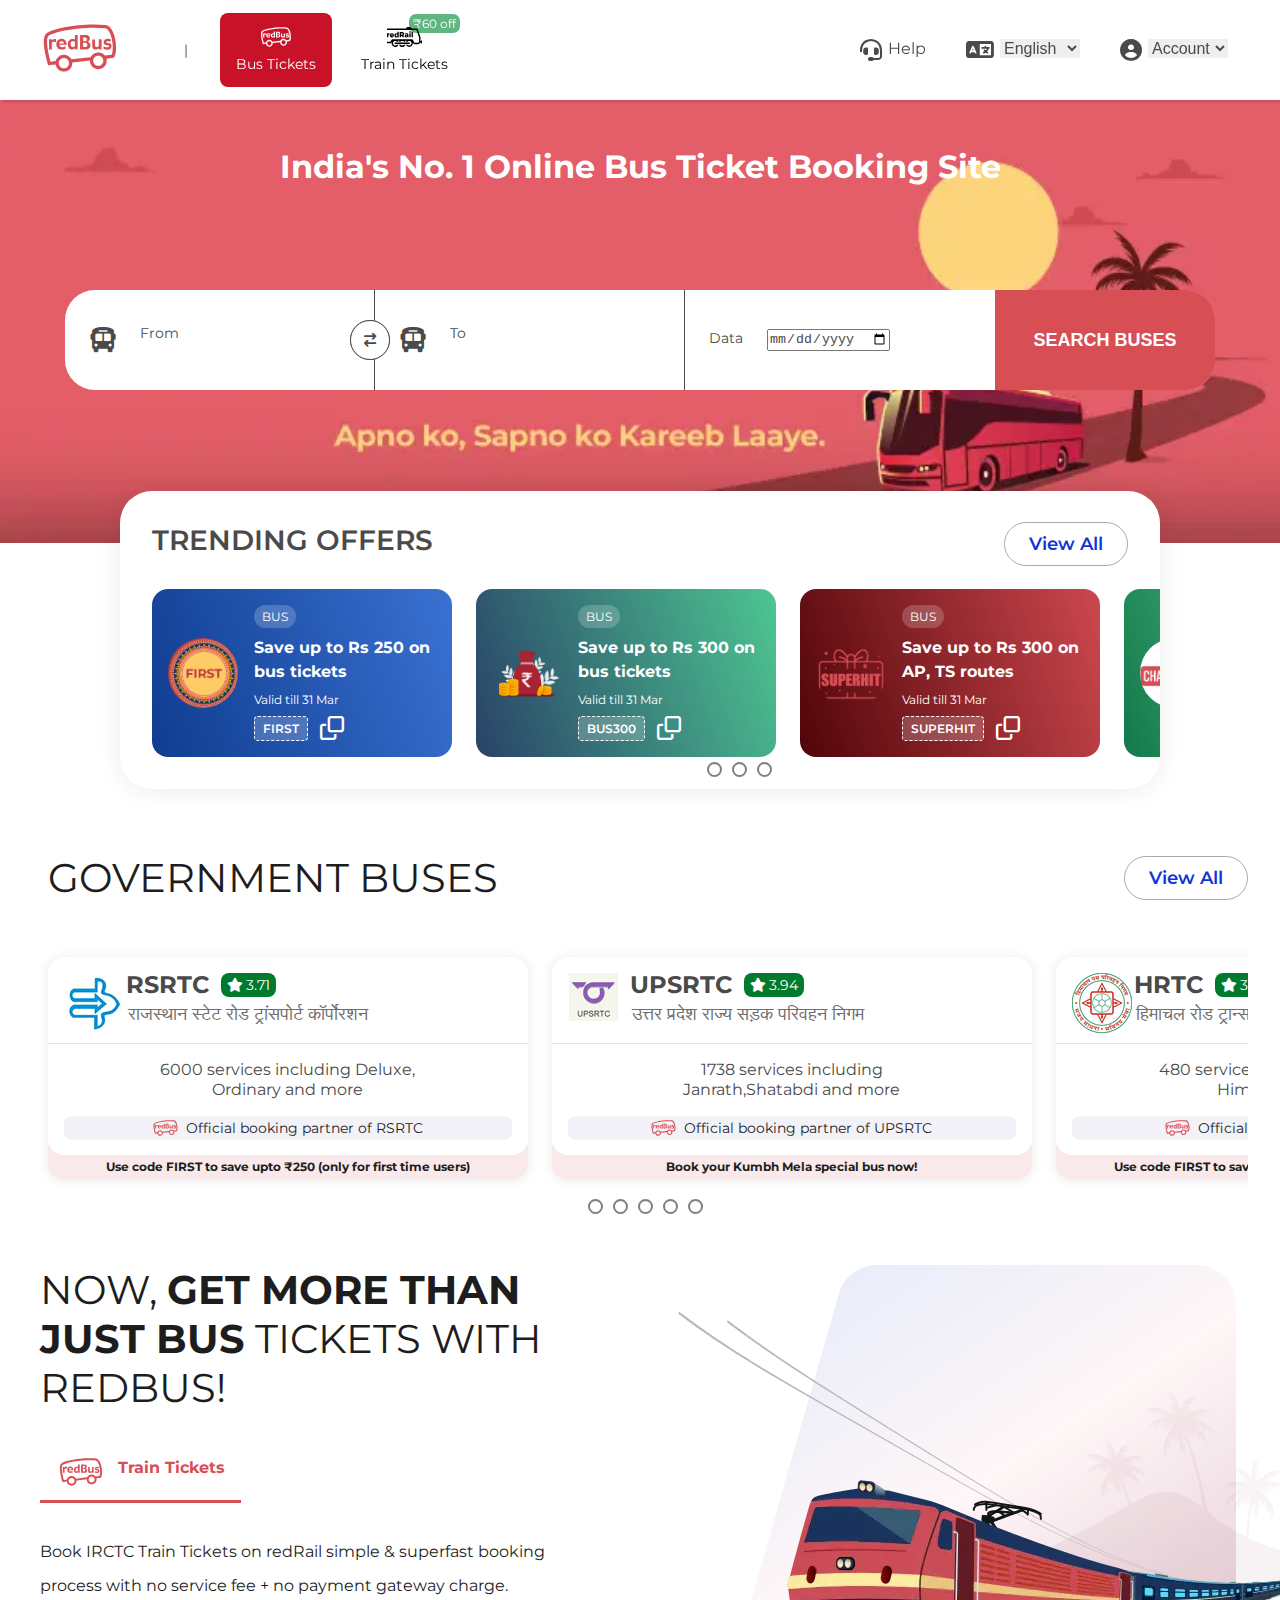
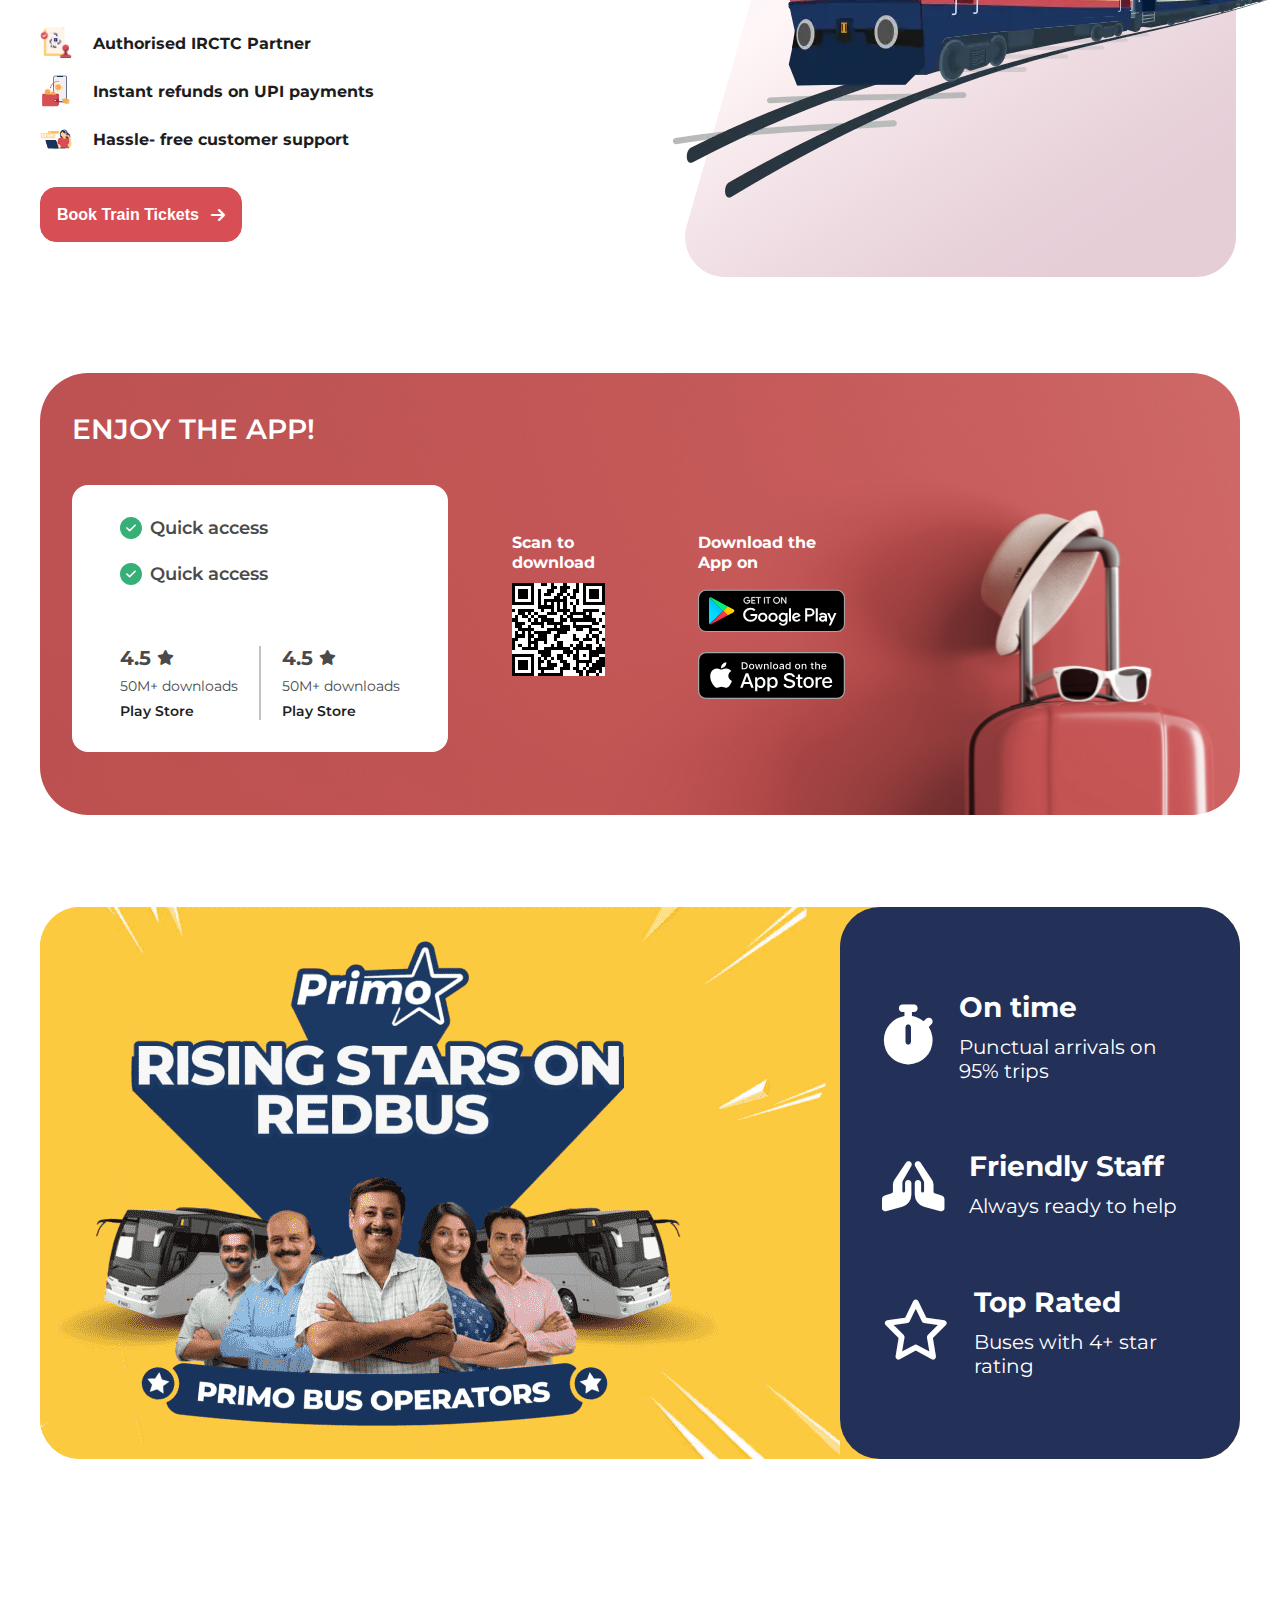
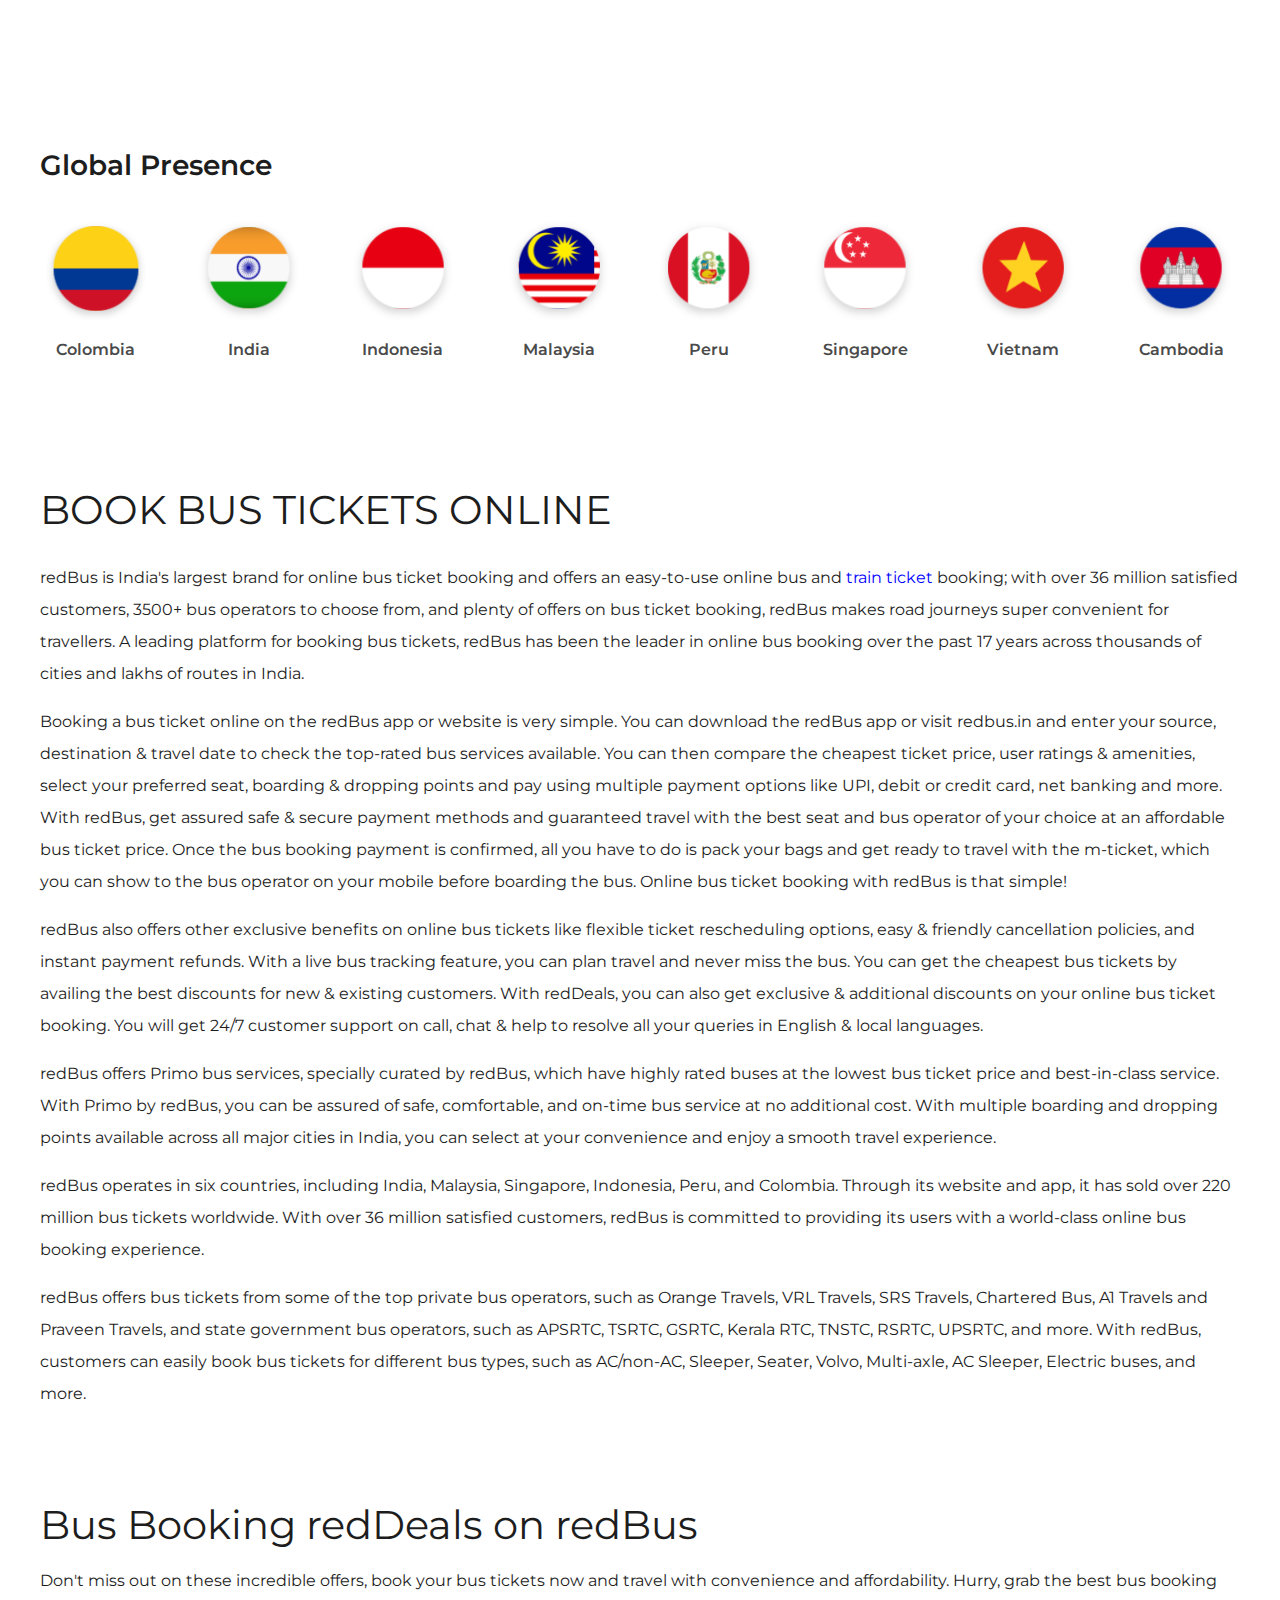
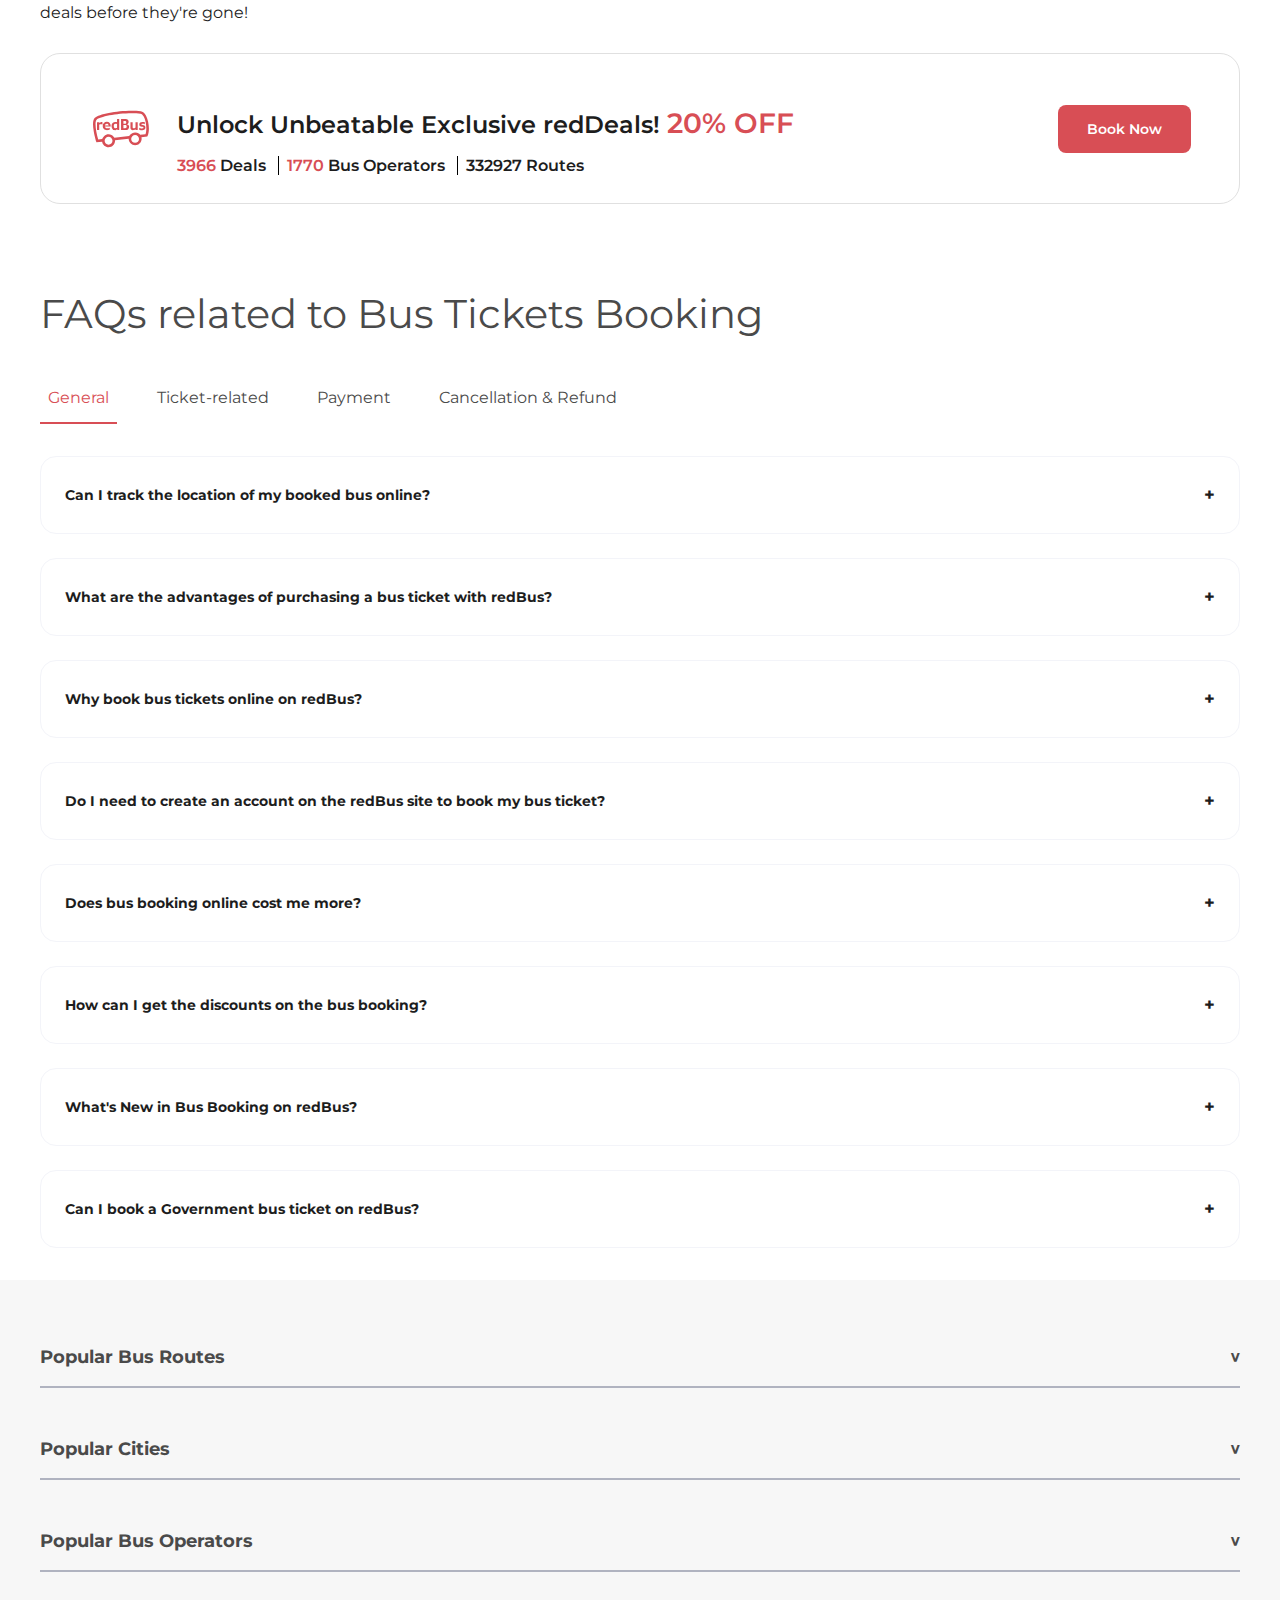
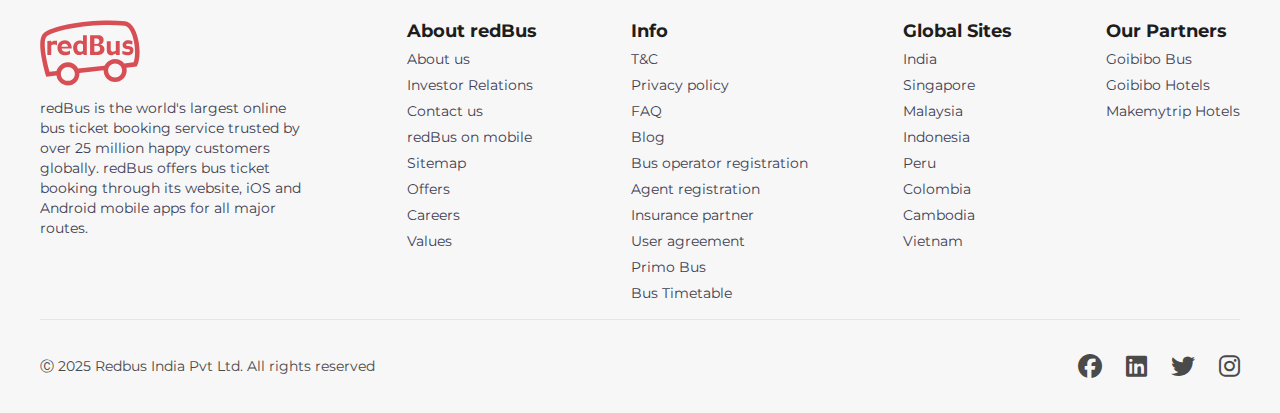
<file: index.html>
<!DOCTYPE html>
<html lang="en">
<head>
    <meta charset="UTF-8">
    <meta name="viewport" content="width=device-width, initial-scale=1.0">
    <title>Bus Ticket Booking Online at Cheapest Price with Top Bus Operators - redBus</title> 
    <link rel="icon" href="image/logo.svg">
    <link rel="stylesheet" href="css/style.css">
    <link href="https://fonts.googleapis.com/css2?family=Montserrat:ital,wght@0,100..900;1,100..900&display=swap" rel="stylesheet">
    <link rel="stylesheet" href="https://cdnjs.cloudflare.com/ajax/libs/font-awesome/6.7.2/css/all.min.css"  />
</head>
<body> 
    <header>
        <!-- header start -->
       
        <div class="header">
            <div class="logo">
                <a href="index.html">
                     <img src="image/logo.svg" alt="" width="80px" height="48px" >
                </a>
               
            </div> 

            <span style="margin: 0px 32px 0px 64px;">|</span> 
            <div class="redbus_ticket">
                <a href="index.html">
                    <img src="image/logo.svg" alt="" height="20px" width="30px" > 
                    <p>Bus Tickets</p> 
                </a>

            </div>
            <div class=" train_ticket">
                <a href="train.html"> 
                    <div class="off60">₹60 off</div>
                     <img src="image/redbuslogo.svg" alt="" class="train-img"> 
                     <p>Train Tickets</p>
                </a> 


            </div>
            <div class="header_last">
                <div class="help">
                    <i class="fa-solid fa-headset" class="icon"></i> 
                    <span>Help</span>
                </div>
                <div class="help">
                    <i class="fa-solid fa-language"></i>
                    <span>
                        <select name="" >
                            <option value="eng" selected>English</option>
                            <option value="hindi">हिंदी (Hindi)</option>
                            <option value="tamil">தமிழ் (Tamil)</option>
                        </select>
                    </span>
                </div>
                <div class="help">
                    <i class="fa-solid fa-circle-user"></i>
                    <span>
                        <select name="" >
                            <option selected >Account</option>
                            <option >Cancel Ticket</option>
                            <option >Change Travel Date</option>
                            <option >Show My Ticket</option>
                            <option >Email/SMS</option>
                            <option >Login/ Sign Up</option>
                        </select>
                    </span>
                </div>

            </div>

             <!-- header end -->


        </div>
    </header>
    <div class="search_bus">
        <div class="search_bus_img">
            <img src="image/Homepage-header-800.webp" alt=""  width="100%"> 
            <h1>India's No. 1 Online Bus Ticket Booking Site</h1> 
            <div class="searching_box">
                <div class="searching_box1">
                    <div class="searching_box_from">
                        <div style="font-size: 25px;">
                            <label for="from">
                                <i class="fa-solid fa-bus"></i>
                            </label>
                            
                        </div>
                        <div class="from">
                            <label for="from">From</label>
                            <input type="text" id="from">
                        </div>
                        <div class="left_right">
                            <i class="fa-solid fa-arrow-right-arrow-left"></i>
                        </div>
                    </div> 
                    <div class="searching_box_from">
                        <div style="font-size: 25px;">
                            <label for="to">
                                <i class="fa-solid fa-bus"></i>
                            </label>
                            
                        </div>
                        <div class="from">
                            <label for="to">To</label>
                            <input type="text" id="to">
                        </div>
                        <div class="left_right">
                            <i class="fa-solid fa-arrow-right-arrow-left"></i>
                        </div>
                    </div> 
                    <div class="data_box">

                        <div class="data">
                            <label for="data">Data</label>
                            <input type="date" id="data"> 
                        </div>
    
                    </div>
                    <div class="search_bus1">
                        <button>SEARCH BUSES</button>

                    </div>
                   
                </div>
            </div>
        </div>
        

    </div>
    <div class="trandin_offer"> 
        <div class="tranding_offers_inside">
            <div class="trandin_offer_text">
                <div>
                   <h2>TRENDING OFFERS</h2>
                </div>
                <div>
                    <a href=""> View All </a>
                </div>

            </div>

            <div class="slider-container">

                <input type="radio" name="slide" id="slider1">
                <input type="radio" name="slide" id="slider2">
                <input type="radio" name="slide" id="slider3">
               
                
            <div class="tranding_offer_slides ">
                <div class="tranding_offer_slides1 ">
                    <div class="tranding_offer_slides1_img">
                        <img src="image/tranding_offers1.png" alt="">
                    </div> 
                    <div class="tranding_offer_slides1_text">
                      <div >BUS</div>  
                      <div>Save up to Rs 250 on bus tickets</div>  
                      <div>Valid till  31 Mar</div> 
                      <div class="first" >
                        <div class="f1" >FIRST</div>
                        <div><i class="fa-regular fa-clone"></i></div>
                      </div>
                    </div>
                </div> 
                <div class="tranding_offer_slides1 tranding_two ">
                    <div class="tranding_offer_slides1_img">
                        <img src="image/tranding_offers2.png" alt="">
                    </div> 
                    <div class="tranding_offer_slides1_text">
                      <div >BUS</div>  
                      <div>Save up to Rs 300 on bus tickets</div>  
                      <div>Valid till  31 Mar</div> 
                      <div class="first" >
                        <div class="f1" >BUS300</div>
                        <div><i class="fa-regular fa-clone"></i></div>
                      </div>
                    </div>
                </div>
                <div class="tranding_offer_slides1 tranding_three  ">
                    <div class="tranding_offer_slides1_img">
                        <img src="image/tranding_offers3.png" alt="">
                    </div> 
                    <div class="tranding_offer_slides1_text">
                      <div >BUS</div>  
                      <div>Save up to Rs 300 on AP, TS routes</div>  
                      <div>Valid till  31 Mar</div> 
                      <div class="first" >
                        <div class="f1" >SUPERHIT</div>
                        <div><i class="fa-regular fa-clone"></i></div>
                      </div>
                    </div>
                </div>
                <div class="tranding_offer_slides1 tranding_four ">
                    <div class="tranding_offer_slides1_img">
                        <img src="image/tranding_offers4.png" alt="">
                    </div> 
                    <div class="tranding_offer_slides1_text">
                      <div >BUS</div>  
                      <div>Save up to Rs 300 on Chartered Bus</div>  
                      <div>Valid till  31 Mar</div> 
                      <div class="first" >
                        <div class="f1" >CHARTERED15</div>
                        <div><i class="fa-regular fa-clone"></i></div>
                      </div>
                    </div>
                </div>
                <div class="tranding_offer_slides1 tranding_five ">
                    <div class="tranding_offer_slides1_img">
                        <img src="image/tranding_offers5.png" alt="">
                    </div> 
                    <div class="tranding_offer_slides1_text">
                      <div >BUS</div>  
                      <div>Save 25% up to Rs 100 on SBSTC bus </div>  
                      <div>Valid till  31 Mar</div> 
                      <div class="first" >
                        <div class="f1" >SBNEW</div>
                        <div><i class="fa-regular fa-clone"></i></div>
                      </div>
                    </div>
                </div>
                <div class="tranding_offer_slides1 tranding_six ">
                    <div class="tranding_offer_slides1_img">
                        <img src="image/tranding_offers6.png" alt="">
                    </div> 
                    <div class="tranding_offer_slides1_text">
                      <div >BUS</div>  
                      <div>Save Upto Rs 250 on UPSRTC bus tickets. </div>  
                      <div>Valid till  31 Mar</div> 
                      <div class="first" >
                        <div class="f1" >UPSRTC</div>
                        <div><i class="fa-regular fa-clone"></i></div>
                      </div>
                    </div>
                </div>
                <div class="tranding_offer_slides1 tranding_seven ">
                    <div class="tranding_offer_slides1_img">
                        <img src="image/tranding_offers7.png" alt="">
                    </div> 
                    <div class="tranding_offer_slides1_text">
                      <div >BUS</div>  
                      <div>Save up to Rs. 50 on IntrCity SmartBus  </div>  
                      <div>Valid till  31 Mar</div> 
                      <div class="first" >
                        <div class="f1" >INTRCITY</div>
                        <div><i class="fa-regular fa-clone"></i></div>
                      </div>
                    </div>
                </div>
                <div class="tranding_offer_slides1 tranding_eight ">
                    <div class="tranding_offer_slides1_img">
                        <img src="image/tranding_offers2.png" alt="">
                    </div> 
                    <div class="tranding_offer_slides1_text">
                      <div >BUS</div>  
                      <div>Save up to Rs 50 on bus tickets </div>  
                      <div>Valid till  31 Mar</div> 
                      <div class="first" >  
                        <div class="f1" >YOLORED</div>
                        <div><i class="fa-regular fa-clone"></i></div>
                      </div>
                    </div>
                </div>
                <div class="tranding_offer_slides1 tranding_nine ">
                    <div class="tranding_offer_slides1_img">
                        <img src="image/tranding_offers2.png" alt="">
                    </div> 
                    <div class="tranding_offer_slides1_text">
                      <div >BUS</div>  
                      <div>Save 10% Discount on bus tickets </div>  
                      <div>Valid till  31 Mar</div> 
                      <div class="first" >  
                        <div class="f1" >SRS10</div>
                        <div><i class="fa-regular fa-clone"></i></div>
                      </div>
                    </div>
                </div>
               

            </div> 

            <div class="buttons-box">
                <label for="slider1"></label> 
                <label for="slider2"></label> 
                <label for="slider3"></label>
                
            </div>

            </div>


        </div>

    </div> 
    <div class="goverment_bus">
        <div class="goverment_bus_text"> 
            <div> Government Buses </div> 
            <div>
                <a href=""> View All </a>
            </div>



        </div> 
        <div class="goverment_bus_slider">

            <input type="radio" id="bus1" name="bus_slider">
            <input type="radio" id="bus2" name="bus_slider" >
            <input type="radio" id="bus3" name="bus_slider" >
            <input type="radio" id="bus4" name="bus_slider" >
            <input type="radio" id="bus5" name="bus_slider" >

            <div class="goverment_bus_slide">
                <div class="goverment_bus_slide1">
                    <div class="rsrtc" >
                        <div class="rsrtc1">
                            <div><img src="image/rstrc.png" alt=""></div> 
                            <div class="rsrtc_info" > 
                                <div>
                                <div class="rsrtc_name">RSRTC</div> 
                                <div class="rsrtc_ratting">
                                    <div><i class="fa-solid fa-star"></i></div>
                                    <div>3.71 </div>
                                </div> 
                                </div> 
                                <div>राजस्थान स्टेट रोड ट्रांसपोर्ट कॉर्पोरशन</div>

                            </div>

                        </div>
                        <div class="rsrtc2"> 
                        <p> 6000 services including Deluxe, Ordinary and more </p>   
                        </div> 
                        <div class="rsrtc_offical_booking">
                            <div><img src="image/logo.svg" alt="" height="100%" width="100%"></div>
                            <div>Official booking partner of RSRTC</div>
                        </div>


                    </div> 
                    <div class="rsrtc_footer">
                        <p>Use code FIRST to save upto  ₹250 (only for first time users)</p>
                    </div>
                </div>
                <div class="goverment_bus_slide1">
                    <div class="rsrtc" >
                        <div class="rsrtc1">
                            <div><img src="image/uprstc.png" alt=""></div> 
                            <div class="rsrtc_info" > 
                                <div>
                                <div class="rsrtc_name">UPSRTC</div> 
                                <div class="rsrtc_ratting">
                                    <div><i class="fa-solid fa-star"></i></div>
                                    <div>3.94 </div>
                                </div> 
                                </div> 
                                <div>उत्तर प्रदेश राज्य सड़क परिवहन निगम</div>

                            </div>

                        </div>
                        <div class="rsrtc2"> 
                        <p> 1738 services including Janrath,Shatabdi and more </p>   
                        </div> 
                        <div class="rsrtc_offical_booking">
                            <div><img src="image/logo.svg" alt="" height="100%" width="100%"></div>
                            <div>Official booking partner of UPSRTC</div>
                        </div>


                    </div> 
                    <div class="rsrtc_footer">
                        <p>Book your Kumbh Mela special bus now!</p>
                    </div>
                </div>
                <div class="goverment_bus_slide1">
                    <div class="rsrtc" >
                        <div class="rsrtc1">
                            <div><img src="image/hrtc.png" alt=""></div> 
                            <div class="rsrtc_info" > 
                                <div>
                                <div class="rsrtc_name">HRTC</div> 
                                <div class="rsrtc_ratting">
                                    <div><i class="fa-solid fa-star"></i></div>
                                    <div>3.98 </div>
                                </div> 
                                </div> 
                                <div>हिमाचल रोड ट्रान्सपोर्ट कॉर्पोरेशन</div>

                            </div>

                        </div>
                        <div class="rsrtc2"> 
                        <p> 480 services including Himgaurav, Himmani and more </p>   
                        </div> 
                        <div class="rsrtc_offical_booking">
                            <div><img src="image/logo.svg" alt="" height="100%" width="100%"></div>
                            <div>Official booking partner of HRTC</div>
                        </div>


                    </div> 
                    <div class="rsrtc_footer">
                        <p>Use code FIRST to save upto  ₹250 (only for first time users)</p>
                    </div>
                </div> 
                <div class="goverment_bus_slide1">
                    <div class="rsrtc" >
                        <div class="rsrtc1">
                            <div><img src="image/ctu.png" alt=""></div> 
                            <div class="rsrtc_info" > 
                                <div>
                                <div class="rsrtc_name">CTU RTC</div> 
                                <div class="rsrtc_ratting">
                                    <div><i class="fa-solid fa-star"></i></div>
                                    <div>3.85 </div> 
                                </div> 
                                </div> 
                                <div>चंडीगढ़ परिवहन उपक्रम</div>

                            </div>

                        </div>
                        <div class="rsrtc2"> 
                        <p> 143 services including AC & Non AC Bus and more </p>   
                        </div> 
                        <div class="rsrtc_offical_booking">
                            <div><img src="image/logo.svg" alt="" height="100%" width="100%"></div>
                            <div>Use code FIRST to save upto  ₹250 (only for first time users)</div>
                        </div>


                    </div> 
                    <div class="rsrtc_footer">
                        <p>Use code FIRST to save upto  ₹250 (only for first time users)</p>
                    </div>
                </div> 
                <div class="goverment_bus_slide1">
                    <div class="rsrtc" >
                        <div class="rsrtc1">
                            <div><img src="image/astc.png" alt=""></div> 
                            <div class="rsrtc_info" > 
                                <div>
                                <div class="rsrtc_name">ASTC</div> 
                                <div class="rsrtc_ratting">
                                    <div><i class="fa-solid fa-star"></i></div>
                                    <div>4.02 </div>  
                                </div> 
                                </div> 
                                <div>অসম ৰাজ্যিক পৰিবহন নিগম்</div>

                            </div>

                        </div>
                        <div class="rsrtc2"> 
                        <p> 200 services including Volvo Bus, AC & Non AC Bus and more </p>   
                        </div> 
                        <div class="rsrtc_offical_booking">
                            <div><img src="image/logo.svg" alt="" height="100%" width="100%"></div>
                            <div>Official booking partner of ASTC</div>
                        </div>


                    </div> 
                    <div class="rsrtc_footer">
                        <p>Use code FIRST to save upto  ₹250 (only for first time users)</p>
                    </div>
                </div>
                <div class="goverment_bus_slide1">
                    <div class="rsrtc" >
                        <div class="rsrtc1">
                            <div><img src="image/ktcl.png" alt=""></div> 
                            <div class="rsrtc_info" > 
                                <div>
                                <div class="rsrtc_name">KTCL</div> 
                                <div class="rsrtc_ratting">
                                    <div><i class="fa-solid fa-star"></i></div>
                                    <div>3.83 </div>  
                                </div> 
                                </div> 
                                <div>कदंब येरादारी म्हामंडळ</div>

                            </div>

                        </div>
                        <div class="rsrtc2"> 
                        <p> 60 services including Volvo Bus, AC & Non AC Bus and more </p>   
                        </div> 
                        <div class="rsrtc_offical_booking">
                            <div><img src="image/logo.svg" alt="" height="100%" width="100%"></div>
                            <div>Official booking partner of KTCL</div> 
                        </div>


                    </div> 
                    <div class="rsrtc_footer">
                        <p>Use code FIRST to save upto  ₹250 (only for first time users)</p>
                    </div>
                </div> 
                <div class="goverment_bus_slide1">
                    <div class="rsrtc" >
                        <div class="rsrtc1">
                            <div><img src="image/apsrtc.png" alt=""></div> 
                            <div class="rsrtc_info" > 
                                <div>
                                <div class="rsrtc_name">APSRTC</div> 
                                <div class="rsrtc_ratting">
                                    <div><i class="fa-solid fa-star"></i></div>
                                    <div>3.85 </div>  
                                </div> 
                                </div> 
                                <div>ఆంధ్రప్రదేశ్ రాష్ట్ర రోడ్డు రవాణా సంస్థ</div>

                            </div>

                        </div>
                        <div class="rsrtc2"> 
                        <p> 1539 services including Garuda, Garuda Plus and more </p>   
                        </div> 
                        <div class="rsrtc_offical_booking">
                            <div><img src="image/logo.svg" alt="" height="100%" width="100%"></div>
                            <div>Official booking partner of APSRTC</div> 
                        </div>


                    </div> 
                    <div class="rsrtc_footer">
                        <p>Use code APSRTCNEW to save upto  ₹250 (only for first time users)</p>
                    </div>
                </div> 
                <div class="goverment_bus_slide1">
                    <div class="rsrtc" >
                        <div class="rsrtc1">
                            <div><img src="image/bsrtc.png" alt=""></div> 
                            <div class="rsrtc_info" > 
                                <div>
                                <div class="rsrtc_name">BSRTC</div> 
                                <div class="rsrtc_ratting">
                                    <div><i class="fa-solid fa-star"></i></div>
                                    <div>3.91 </div>  
                                </div> 
                                </div> 
                                <div>बिहार राज्य रोड ट्रान्सपोर्ट कॉर्पोरेशन</div>

                            </div>

                        </div>
                        <div class="rsrtc2"> 
                        <p> 220 services including Volvo Bus, AC & Non AC Bus and more </p>   
                        </div> 
                        <div class="rsrtc_offical_booking">
                            <div><img src="image/logo.svg" alt="" height="100%" width="100%"></div>
                            <div>Official booking partner of BSRTC</div> 
                        </div>


                    </div> 
                    <div class="rsrtc_footer">
                        <p>Use code APSRTCNEW to save upto  ₹250 (only for first time users)</p>
                    </div>
                </div> 
                <div class="goverment_bus_slide1">
                    <div class="rsrtc" >
                        <div class="rsrtc1">
                            <div><img src="image/pespu.png" alt=""></div> 
                            <div class="rsrtc_info" > 
                                <div>
                                <div class="rsrtc_name">PEPSU</div> 
                                <div class="rsrtc_ratting">
                                    <div><i class="fa-solid fa-star"></i></div>
                                    <div>3.83 </div>  
                                </div> 
                                </div> 
                                <div>ਪੈਪਸੂ ਰੋਡ ਟਰਾਂਸਪੋਰਟ ਕਾਰਪੋਰੇਸ਼ਨ</div>

                            </div>

                        </div>
                        <div class="rsrtc2"> 
                        <p> 100 services including Volvo Bus, AC & Non AC Bus and more</p>   
                        </div> 
                        <div class="rsrtc_offical_booking">
                            <div><img src="image/logo.svg" alt="" height="100%" width="100%"></div>
                            <div>Official booking partner of PEPSU</div> 
                        </div>


                    </div> 
                    <div class="rsrtc_footer">
                        <p>Use code FIRST to save upto  ₹250 (only for first time users)</p>
                    </div>
                </div>  
                <div class="goverment_bus_slide1">
                    <div class="rsrtc" >
                        <div class="rsrtc1">
                            <div><img src="image/tgsrtc.png" alt=""></div> 
                            <div class="rsrtc_info" > 
                                <div>
                                <div class="rsrtc_name">TGSRTC</div> 
                                <div class="rsrtc_ratting">
                                    <div><i class="fa-solid fa-star"></i></div>
                                    <div>3.71 </div>  
                                </div> 
                                </div> 
                                <div>తెలంగాణ రాష్ట్ర రోడ్డు రవాణా సంస్థ</div>

                            </div>

                        </div>
                        <div class="rsrtc2"> 
                        <p> 1450 services including Garuda Plus, Rajdhani and more</p>   
                        </div> 
                        <div class="rsrtc_offical_booking">
                            <div><img src="image/logo.svg" alt="" height="100%" width="100%"></div>
                            <div>Official booking partner of TGSRTC</div> 
                        </div>


                    </div> 
                    <div class="rsrtc_footer">
                        <p>Use code FIRST to save upto  ₹250 (only for first-time users)</p>
                    </div>
                </div>

            </div>  
            <div class="goverment_bus_slider_label">
                <label for="bus1"></label>
                <label for="bus2"></label>
                <label for="bus3"></label>
                <label for="bus4"></label>
                <label for="bus5"></label>
            </div>






        </div>


        <div class="main">
            
        </div>


    </div>
    <div class="main">
        <div class="main1">
            <div class="main1_text"> 
                <div class="main1_text_first_section">
                    <p> NOW, <b>GET MORE THAN JUST BUS</b>  TICKETS WITH REDBUS! </p>  
                    <div>
                        <img src="image/logo.svg" alt="" width="50px" height="28px"> 
                         <p> Train Tickets</p>
                    </div> 
                </div>
                <div class="main1_text_2nd_section">
                    <div>Book IRCTC Train Tickets on redRail simple & superfast booking process with no service fee + no payment gateway charge.</div> 
                    <div>
                        <div class="refound">
                            <img src="image/railAuthorized.png" alt="" height="32px" width="32px"> 
                            <p>Authorised IRCTC Partner</p>
                        </div>
                        <div class="refound">
                            <img src="image/railHasslefree.svg" alt="" height="32px" width="32px"> 
                            <p>Instant refunds on UPI payments</p>
                        </div>
                        <div class="refound">
                            <img src="image/railrefunds.svg" alt="" height="32px" width="32px"> 
                            <p>Hassle- free customer support</p>
                        </div>

                    </div>
                </div> 
                <div>
                    <button class="book_train_ticket"> 
                        <p>Book Train Tickets</p>
                        <i class="fa-solid fa-arrow-right"></i> 
                    </button>
                </div> 
            </div> 
            <div class="main1_img">
                <div><img src="image/train1.svg" alt="" class="train"></div>
                <div><img src="image/train.webp" alt="" class="train1"></div>

            </div>

        </div>
        <div class="main2">
            <div class="main2_inside">
                <div>ENJOY THE APP!</div>
                <div>
                    <div class="social_media_ratting_box">
                        <div class="social_media_ratting_box1">
                            <div> 
                                <div><img src="image/tick.svg" alt=""></div> 
                                <div class="quick" >Quick access</div>
                            </div>
                            <div> 
                                <div><img src="image/tick.svg" alt=""></div> 
                                <div class="quick" >Quick access</div>
                            </div>
                            
                        </div> 
                        <div class="social_media_ratting_box2">
                            <div class="play_store">
                                <div class="play_store1">
                                    <div>4.5</div>
                                    <div style="font-size: 15px;"><i class="fa-solid fa-star"></i></div>
                                </div>  
                                <div class="play_store2">50M+ downloads</div>
                                <div class="play_store3">Play Store</div>
                                
                            </div>
                            <div class="border"></div>
                            <div class="play_store">
                                <div class="play_store1">
                                    <div>4.5</div>
                                    <div style="font-size: 15px;"><i class="fa-solid fa-star"></i></div>
                                </div>  
                                <div class="play_store2">50M+ downloads</div>
                                <div class="play_store3">Play Store</div>
                                
                            </div>
                        </div>

                    </div> 
                    <div class="downloder">
                        <div class="scaner">
                            <div class="scan1" >Scan to download</div>
                            <div> <img src="image/scan.svg" height="106px" width="106px" alt=""> </div>
                        </div> 
                        <div class="downlod"> 
                            <div class="scan1" >Download the App on</div>
                            <div><img src="image/playStore.svg" alt=""></div>
                            <div><img src="image/appStore.svg" alt=""></div> 

                        </div>
                    </div>
                </div>

               

            </div>
            
        </div>
        <div class="main3">
            <div class="main3_inside">
                <div ><img src="image/primoHomeBannerComp.webp" alt=""></div> 
                <div class="ontime_box">
                    <div class="ontime">
                        <div class="icon" ><i class="fa-solid fa-stopwatch" ></i></div>
                        <div>
                            <h1 class="ontime_heading" >On time</h1>
                            <p class="ontime_pera">Punctual arrivals on 95% trips</p>
                        </div>
                    </div>
                    <div class="ontime">
                        <div class="icon"><i class="fa-solid fa-hands-praying" style="font-size: 50px;"></i></div>
                        <div> 
                            <h1 class="ontime_heading">Friendly Staff</h1>
                            <p class="ontime_pera" >Always ready to help</p> 
                        </div>
                    </div>
                    <div class="ontime">
                        <div class="icon" ><i class="fa-regular fa-star"></i></div>
                        <div>
                            <h1 class="ontime_heading">Top Rated</h1>
                            <p class="ontime_pera" >Buses with 4+ star rating</p>
                        </div>
                    </div>

                </div>
            </div>


        </div> 
        <div class="space"></div> 
        <div class="country">
            <h2>Global Presence</h2>
            <div class="country_img">
                <div class="india"> 
                    <div>
                        <img src="image/Colombia.svg" alt="" height="100px" width="100px">
                    </div>
                    <div class="india_text">Colombia</div>

                </div> 
                <div class="india"> 
                    <div>
                        <img src="image/India.svg" alt="" height="100px" width="100px">
                    </div>
                    <div class="india_text">India</div>

                </div> 

                <div class="india"> 
                    <div>
                        <img src="image/Indonesia.svg" alt="" height="100px" width="100px">
                    </div>
                    <div class="india_text">Indonesia</div>

                </div>

                <div class="india"> 
                    <div>
                        <img src="image/Malaysia.svg" alt="" height="100px" width="100px">
                    </div>
                    <div class="india_text">Malaysia</div>

                </div>

                <div class="india"> 
                    <div>
                        <img src="image/Peru.svg" alt="" height="100px" width="100px">
                    </div>
                    <div class="india_text">Peru</div>

                </div>
                <div class="india"> 
                    <div>
                        <img src="image/Singapore.svg" alt="" height="100px" width="100px">
                    </div>
                    <div class="india_text">Singapore</div>

                </div>
                <div class="india"> 
                    <div>
                        <img src="image/Vietnam.svg" alt="" height="100px" width="100px">
                    </div>
                    <div class="india_text">Vietnam</div>

                </div>
                <div class="india"> 
                    <div>
                        <img src="image/Cambodia.svg" alt="" height="100px" width="100px">
                    </div>
                    <div class="india_text">Cambodia</div>

                </div>

            </div>

        </div> 
        <div class="bus_bookinf_online"> 
            <div>BOOK BUS TICKETS ONLINE</div> 
            <p>redBus is India's largest brand for online bus ticket booking and offers an easy-to-use online bus and <a href="" style="color: blue;">train ticket </a>  booking; with over 36 million satisfied customers, 3500+ bus operators to choose from, and plenty of offers on bus ticket booking, redBus makes road journeys super convenient for travellers. A leading platform for booking bus tickets, redBus has been the leader in online bus booking over the past 17 years across thousands of cities and lakhs of routes in India. </p> 
            <p>Booking a bus ticket online on the redBus app or website is very simple. You can download the redBus app or visit redbus.in and enter your source, destination & travel date to check the top-rated bus services available. You can then compare the cheapest ticket price, user ratings & amenities, select your preferred seat, boarding & dropping points and pay using multiple payment options like UPI, debit or credit card, net banking and more. With redBus, get assured safe & secure payment methods and guaranteed travel with the best seat and bus operator of your choice at an affordable bus ticket price. Once the bus booking payment is confirmed, all you have to do is pack your bags and get ready to travel with the m-ticket, which you can show to the bus operator on your mobile before boarding the bus. Online bus ticket booking with redBus is that simple!</p>
            <p>redBus also offers other exclusive benefits on online bus tickets like flexible ticket rescheduling options, easy & friendly cancellation policies, and instant payment refunds. With a live bus tracking feature, you can plan travel and never miss the bus. You can get the cheapest bus tickets by availing the best discounts for new & existing customers. With redDeals, you can also get exclusive & additional discounts on your online bus ticket booking. You will get 24/7 customer support on call, chat & help to resolve all your queries in English & local languages.</p>
            <p>redBus offers Primo bus services, specially curated by redBus, which have highly rated buses at the lowest bus ticket price and best-in-class service. With Primo by redBus, you can be assured of safe, comfortable, and on-time bus service at no additional cost. With multiple boarding and dropping points available across all major cities in India, you can select at your convenience and enjoy a smooth travel experience.</p>
            <p>redBus operates in six countries, including India, Malaysia, Singapore, Indonesia, Peru, and Colombia. Through its website and app, it has sold over 220 million bus tickets worldwide. With over 36 million satisfied customers, redBus is committed to providing its users with a world-class online bus booking experience.</p>
            <p>redBus offers bus tickets from some of the top private bus operators, such as Orange Travels, VRL Travels, SRS Travels, Chartered Bus, A1 Travels and Praveen Travels, and state government bus operators, such as APSRTC, TSRTC, GSRTC, Kerala RTC, TNSTC, RSRTC, UPSRTC, and more. With redBus, customers can easily book bus tickets for different bus types, such as AC/non-AC, Sleeper, Seater, Volvo, Multi-axle, AC Sleeper, Electric buses, and more.</p>

        </div>
        <div class="bus_booking_red_details"> 
            <h1>Bus Booking redDeals on redBus </h1>
            <p>Don't miss out on these incredible offers, book your bus tickets now and travel with convenience and affordability. Hurry, grab the best bus booking deals before they're gone!</p>
            
            <div class="bus_booking_red_details_box">
                <div><img src="image/logo.svg" alt="" height="100%" width="100%"></div>
                <div class="midle_box">
                    <div>Unlock Unbeatable Exclusive   redDeals! <span>20% OFF</span></div>
                    <div>
                        <span style="color: #d84e55;">3966</span> Deals <span style=" border-right: 1px solid #000; margin: 0 0.5em;"></span> <span  style="color: #d84e55;" >1770</span> Bus Operators <span style=" border-right: 1px solid #000; margin: 0 0.5em;"></span> <span>332927</span> Routes
                    </div>

                </div>
                <div class="button_red_bus">Book Now</div>

            </div>

            

        </div> 

        <div class="faq_details">
            <h2>FAQs related to Bus Tickets Booking</h2>  
            <div class="faq_details_heading">
                <div class="faq_General">General</div>
                <div class="faq_ticket" >Ticket-related</div> 
                <div class="faq_ticket" >Payment</div>
                <div class="faq_ticket" >Cancellation & Refund</div>
            </div> 
            <div class="faq_details_content">
                <details class="details">
                    <summary class="summary"> Can I track the location of my booked bus online? </summary> 
                    <p class="faq_pera"> Yes, you can track your bus online by using our bus tracking app feature called “Track My Bus”. This feature allows passengers and their families to track the live bus location. You may follow your bus on a map and use the information to plan your trip to the boarding point and to get off at the correct stop. Family and friends may also check the bus position to schedule pick-ups and ensure safety.</p>
                </details> 
                <details class="details">
                    <summary class="summary">  What are the advantages of purchasing a bus ticket with redBus?  </summary> 
                    <p class="faq_pera"> There are many advantages to purchasing online bus tickets with redBus. redBus is India’s most trusted bus ticket company, where you can book any type of private or government-owned bus. redBus allows you to find the different types of buses, choose the preferred bus seats, and find your nearest boarding and dropping points. You can also filter the buses based on timings, like morning, evening, etc. </p>
                </details>
                <details class="details">
                    <summary class="summary"> Why book bus tickets online on redBus? </summary> 
                    <p class="faq_pera"> Booking bus tickets online on redBus is increasingly becoming the preferred choice for travellers due to its numerous advantages over traditional methods. With redBus, customers can book their bus tickets effortlessly from the comfort of their homes, avoiding the inconvenience of standing in long lines at bus stations or travel agencies. Online bus booking offers the luxury of comparing different bus schedules and operators and presents various discount offers and exclusive deals, resulting in significant savings. Payment security is another notable feature of online booking, which ensures that your financial information is well-protected against fraud. Additionally, customers can pick their seats, providing a customized travel experience. Online bus booking platforms give real-time updates about any changes in the bus timetable, including delays or cancellations, enabling better planning. The convenience doesn't stop here; travellers can even compare onboard amenities like charging points or snacks, further enhancing the travel experience.</p>
                </details> 
                <details class="details">
                    <summary class="summary">  Do I need to create an account on the redBus site to book my bus ticket?   </summary> 
                    <p class="faq_pera"> No, you don’t have to create an account on the redBus site to book your bus ticket. But it is advisable to make one to accelerate the process next time you want to book bus tickets. Also, redBus has many discounts and offers that you can easily access if you have an account with us.</p>
                </details>
                <details class="details">
                    <summary class="summary">  Does bus booking online cost me more?  </summary> 
                    <p class="faq_pera">Not at all! The bus ticket price is the same as you would get from the bus operator/ counter of any bus ticket agency. redbus reduces the travel budget by comparing the bus ticket prices among various operators, making it a more cost-effective choice. Therefore, online bus booking is increasingly recognized as a more convenient, efficient, and economical mode of securing travel arrangements.</p>
                </details>
                <details class="details">
                    <summary class="summary">  How can I get the discounts on the bus booking? </summary> 
                    <p class="faq_pera">To get a discount on bus booking, please visit https://www.redbus.in/info/OfferTerms and check the available offers. Copy the coupon code and paste it during checkout to avail of the discount.</p>
                </details>
                <details class="details">
                    <summary class="summary">  What's New in Bus Booking on redBus?  </summary> 
                    <p class="faq_pera">Primo Bus Ticket: redBus has launched Primo bus services, where passengers can enjoy travelling in high-rated buses with best-in-class services. While looking for bus tickets on the desired route, customers can check the Primo tag to choose this excellent service. From hygiene standards to on-time service and comfort, passengers can benefit from the online bus booking experience from Primo buses.</p>
                </details>
                <details class="details">
                    <summary class="summary">   Can I book a Government bus ticket on redBus?  </summary> 
                    <p class="faq_pera">Yes, you can book government bus tickets on redBus. redBus has extended its bus booking services to many RTCs in India. Some of these RTCs are <a href="" >Andhra Pradesh State Road Transport Corporation </a> (APSRTC), <a href=""> Assam State Transport Corporation</a>  (ASTC), <a href="">Bihar State Tourism Development Corporation </a> (BSTDC), <a href="">Himachal Road Transport Corporation</a>  (HRTC), <a href="">Jammu and Kashmir State Road Transport Corporation</a>  (JKSRTC),  <a href="">Kerala RTC</a>, <a href="">Kadamba Transport Corporation</a> (KTCL), <a href="">Patiala and the East Punjab States Union</a>  (PEPSU), <a href=""> Puducherry Road Transport Corporation</a>  (PRTC), <a href="">South Bengal State Transport Corporation</a>  (SBSTC), <a href="">Uttarakhand Transport Corporation</a>  WBTC (CTC), <a href="">North Bengal State Transport Corporation </a>(NBSTC) <a href="">Chandigarh Transport Undertaking (CTU)</a> </p>
                </details>
            </div>

        </div>

    </div>
    
    

    <!-- header code start --> 
     <footer>
        <div class="footer">
            <div class="footer_heading">
                <details>
                    <summary>Popular Bus Routes</summary> 
                    <p><a href="">Delhi To Manali Bus |</a> <a href="">Delhi To Rishikesh Bus | </a> <a href="">Delhi To Shimla Bus |</a> <a href=""> Delhi To Nainital Bus |</a> <a href=""> Delhi To Katra Bus |</a> <a href="">Bangalore To Goa Bus |</a> <a href="">Bangalore To Hyderabad Bus |</a> <a href="">Bangalore To Tirupathi Bus |</a> <a href="">Bangalore To Chennai Bus |</a> <a href="">Bangalore To Pondicherry Bus | </a> <a href="">Hyderabad To Bangalore Bus |</a> <a href="">Hyderabad To Goa Bus |</a> <a href="">Hyderabad To Srisailam Bus |</a> <a href="">Hyderabad To Vijayawada Bus |</a> <a href="">Hyderabad To Tirupathi Bus |</a> <a href="">Pune To Goa Bus |</a> <a href="">Pune To Mumbai Bus |</a> <a href=""> Pune To Nagpur Bus |</a> <a href=""> Pune To Kolhapur Bus | </a> <a href="">Pune To Nashik Bus |</a> 
                    <a href="">Mumbai To Goa Bus |</a> <a href="">Mumbai To Pune Bus |</a> <a href="">Mumbai To Shirdi Bus |</a> <a href="">Mumbai To Mahabaleshwar Bus |</a> <a href="">Mumbai To Kolhapur Bus |</a> <a href="">Kolkata To Digha Bus |</a> <a href="">Kolkata To Siliguri Bus |</a> <a href="">Kolkata To Puri Bus |</a> <a href="">Kolkata To Bakkhali Bus |</a> <a href="">Kolkata To Mandarmani Bus |</a> <a href="">Chennai To Bangalore Bus |</a> <a href="">Chennai To Pondicherry Bus |</a> <a href="">Chennai To Coimbatore Bus |</a> <a href="">Chennai To Madurai Bus |</a> <a href="">Chennai To Tirupathi Bus |</a> <a href="">Chandigarh To Manali Bus |</a> <a href="">Chandigarh To Shimla Bus |</a> <a href="">Chandigarh To Delhi Bus |</a> <a href="">Chandigarh To Dehradun Bus |</a> <a href="">Chandigarh To Amritsar Bus |</a> <a href="">Coimbatore To Chennai Bus |</a> <a href="">Coimbatore To Bangalore Bus |</a><a href="">Coimbatore To Ooty Bus |</a> <a href="">Coimbatore To Tiruchendur Bus |</a> <a href="">Coimbatore To Madurai Bus |</a> <a href="">Agra to Bareilly Bus |</a> <a href="">Hisar to Chandigarh Bus |</a> <a href="">Hisar to Delhi Bus |</a> <a href="">Lucknow to Ballia Bus |</a> <a href="">Lucknow to Moradabad Bus |</a> <a href="">Rajkot to Dwarka Bus |</a> <a href="">Siliguri to Gangtok Bus |</a> <a href="">Ahmedabad to Goa Bus |</a> <a href="">Ahmedabad to Kanpur Bus</a> <a href="">Akola to Pune Bus |</a> <a href="">Delhi to Dehradun Bus |</a> <a href="">Delhi to Haridwar Bus |</a> <a href="">Dehradun to Delhi Bus |</a> <a href="">Delhi to Agra Bus |</a> <a href="">Delhi to Varanasi Bus |</a></p>
                </details>
                <details>
                    <summary>Popular Cities</summary> 
                    <p><a href="">Hyderabad Bus Booking |</a> <a href="">Bangalore Bus Booking | </a> <a href="">Pune Bus Booking |</a> <a href=""> Delhi Bus Booking |</a> <a href=""> Mumbai Bus Booking |</a> <a href="">Kolkata Bus Booking |</a> <a href="">Ernakulam Bus Booking |</a> <a href="">Ahmedabad Bus Booking |</a> <a href="">Vijayawada Bus Booking |</a> <a href="">Jaipur Bus Booking | </a> <a href="">Indore Bus Booking |</a> <a href="">Lucknow Bus Booking |</a> <a href="">Bhopal Bus Booking |</a> <a href="">Goa Bus Booking |</a> <a href="">Ayodhya Bus Booking |</a> <a href="">Prayagraj Bus Booking |</a> <a href="">Varanasi Bus Booking |</a> </p>
                </details> 
                <details>
                    <summary>Popular Bus Operators</summary> 
                    <p><a href="">No 1 Air Travels |</a> <a href="">YBM Travels | </a> <a href="">Sri SMS Travels |</a> <a href=""> Svkdt Travels |</a> <a href=""> RKT Tours and Travels |</a> <a href="">Royal Cars |</a> <a href="">Rahul Travels |</a> <a href="">JBT Travels |</a> <a href="">Raj Express |</a> <a href="">Vaishali Express | </a> <a href="">Rahul Travels Indore |</a> <a href="">Hyderabad To Goa Bus |</a> <a href="">Hyderabad To Srisailam Bus |</a> <a href="">Delhi Tours And Travels |</a> <a href="">Ashok Travels |</a> <a href="">Greenline Travels |</a> <a href="">Pawan Travels |</a> <a href=""> Ravi Travels |</a> <a href=""> VRL Travels | </a> <a href="">Dolphin Travels |</a> 
                    <a href="">Ganesh Travels |</a> <a href="">Kaveri Travels |</a> <a href="">National Travels |</a> <a href="">Bharathi Travels |</a> <a href="">City Land Travels |</a> <a href="">KKaveri Travels |</a> <a href="">KK Travels |</a> <a href="">Mahadev Travels |</a> <a href="">Maharaja Travels |</a> <a href="">M R Travels |</a> <a href="">New Payal Travels |</a> <a href="">Paras Travels |</a> <a href="">Shree Parshwanath Travels |</a> <a href="">Payal Travels |</a> <a href="">R K Travels |</a> <a href="">Shivam Travels |</a> <a href="">Shree Mahaveer Travels |</a> <a href="">SRS Travels |</a> <a href="">Tulsi Travels |</a> <a href="">Vaibhav Travels |</a> <a href="">Vikas Travels |</a> <a href="">Amarnath Travels |</a><a href="">Anand Travels |</a> <a href="">Ashapura Travels |</a> <a href="">Ashok Bus Service |</a> <a href="">Ashoka Travels |</a> <a href="">Chartered Bus |</a> <a href="">Intrcity Smart Bus |</a> <a href="">Uttar Pradesh State Road Transport Corporation (UPSRTC) |</a> <a href="">HRTC Bus |</a> <a href="">South Bengal State Road Transport Corporation ( SBSTC) |</a> <a href="">NBSTC |</a> <a href="">A1 Travels  |</a></p>
                </details>
            </div>

            <div class="footer_midle">
                <div class="footer_midle_first" > 
                    <div><img src="image/logo.svg" alt="" width="100px" height="66px"></div>
                    <p>redBus is the world's largest online bus ticket booking service trusted by over 25 million happy customers globally. redBus offers bus ticket booking through its website, iOS and Android mobile apps for all major routes.</p>
                </div> 
                <div class="footer_midle_second">
                    <ul>
                        <li> <h3>About redBus</h3> </li> 
                        <li> <a href="">About us</a> </li>
                        <li> <a href="">Investor Relations</a> </li>
                        <li> <a href="">Contact us</a> </li>
                        <li> <a href="">redBus on mobile</a> </li>
                        <li> <a href="">Sitemap</a> </li>
                        <li> <a href="">Offers</a> </li>
                        <li> <a href="">Careers</a> </li>
                        <li> <a href="">Values</a> </li> 
                    </ul>
                </div>
                <div class="footer_midle_second">
                    <ul>
                        <li> <h3>Info</h3> </li> 
                        <li> <a href="">T&C</a> </li>
                        <li> <a href="">Privacy policy</a> </li>
                        <li> <a href="">FAQ</a> </li>
                        <li> <a href="">Blog</a> </li>
                        <li> <a href="">Bus operator registration </a> </li>
                        <li> <a href="">Agent registration</a> </li>
                        <li> <a href="">Insurance partner</a> </li>
                        <li> <a href="">User agreement</a> </li> 
                        <li> <a href="">Primo Bus</a> </li> 
                        <li> <a href="">Bus Timetable</a> </li> 
                    </ul>
                </div> 
                <div class="footer_midle_second">
                    <ul>
                        <li> <h3>Global Sites</h3> </li> 
                        <li> <a href="">India</a> </li>
                        <li> <a href=""> Singapore</a> </li>
                        <li> <a href="">Malaysia</a> </li>
                        <li> <a href="">Indonesia</a> </li>
                        <li> <a href="">Peru </a> </li>
                        <li> <a href="">Colombia</a> </li>
                        <li> <a href="">Cambodia</a> </li>
                        <li> <a href="">Vietnam</a> </li>  
                    </ul>
                </div>
                <div class="footer_midle_second">
                    <ul>
                        <li> <h3>Our Partners</h3> </li> 
                        <li> <a href="">Goibibo Bus</a> </li>
                        <li> <a href=""> Goibibo Hotels</a> </li>
                        <li> <a href=""> Makemytrip Hotels</a> </li>
                    </ul>
                </div>

    
            </div> 
            <div class="footer_footer">
                <div>Ⓒ 2025 Redbus India Pvt Ltd. All rights reserved</div> 
                <div class="media_platfrom"> 
                    <a href=""><i class="fa-brands fa-facebook"></i></a>
                    <a href=""><i class="fa-brands fa-linkedin"></i></a>
                    <a href=""><i class="fa-brands fa-twitter"></i></a>
                    <a href=""><i class="fa-brands fa-instagram"></i></a> 
                </div>
            </div> 
        </div>
       
     </footer>
    <!-- header code end -->
</body>
</html>
</file>
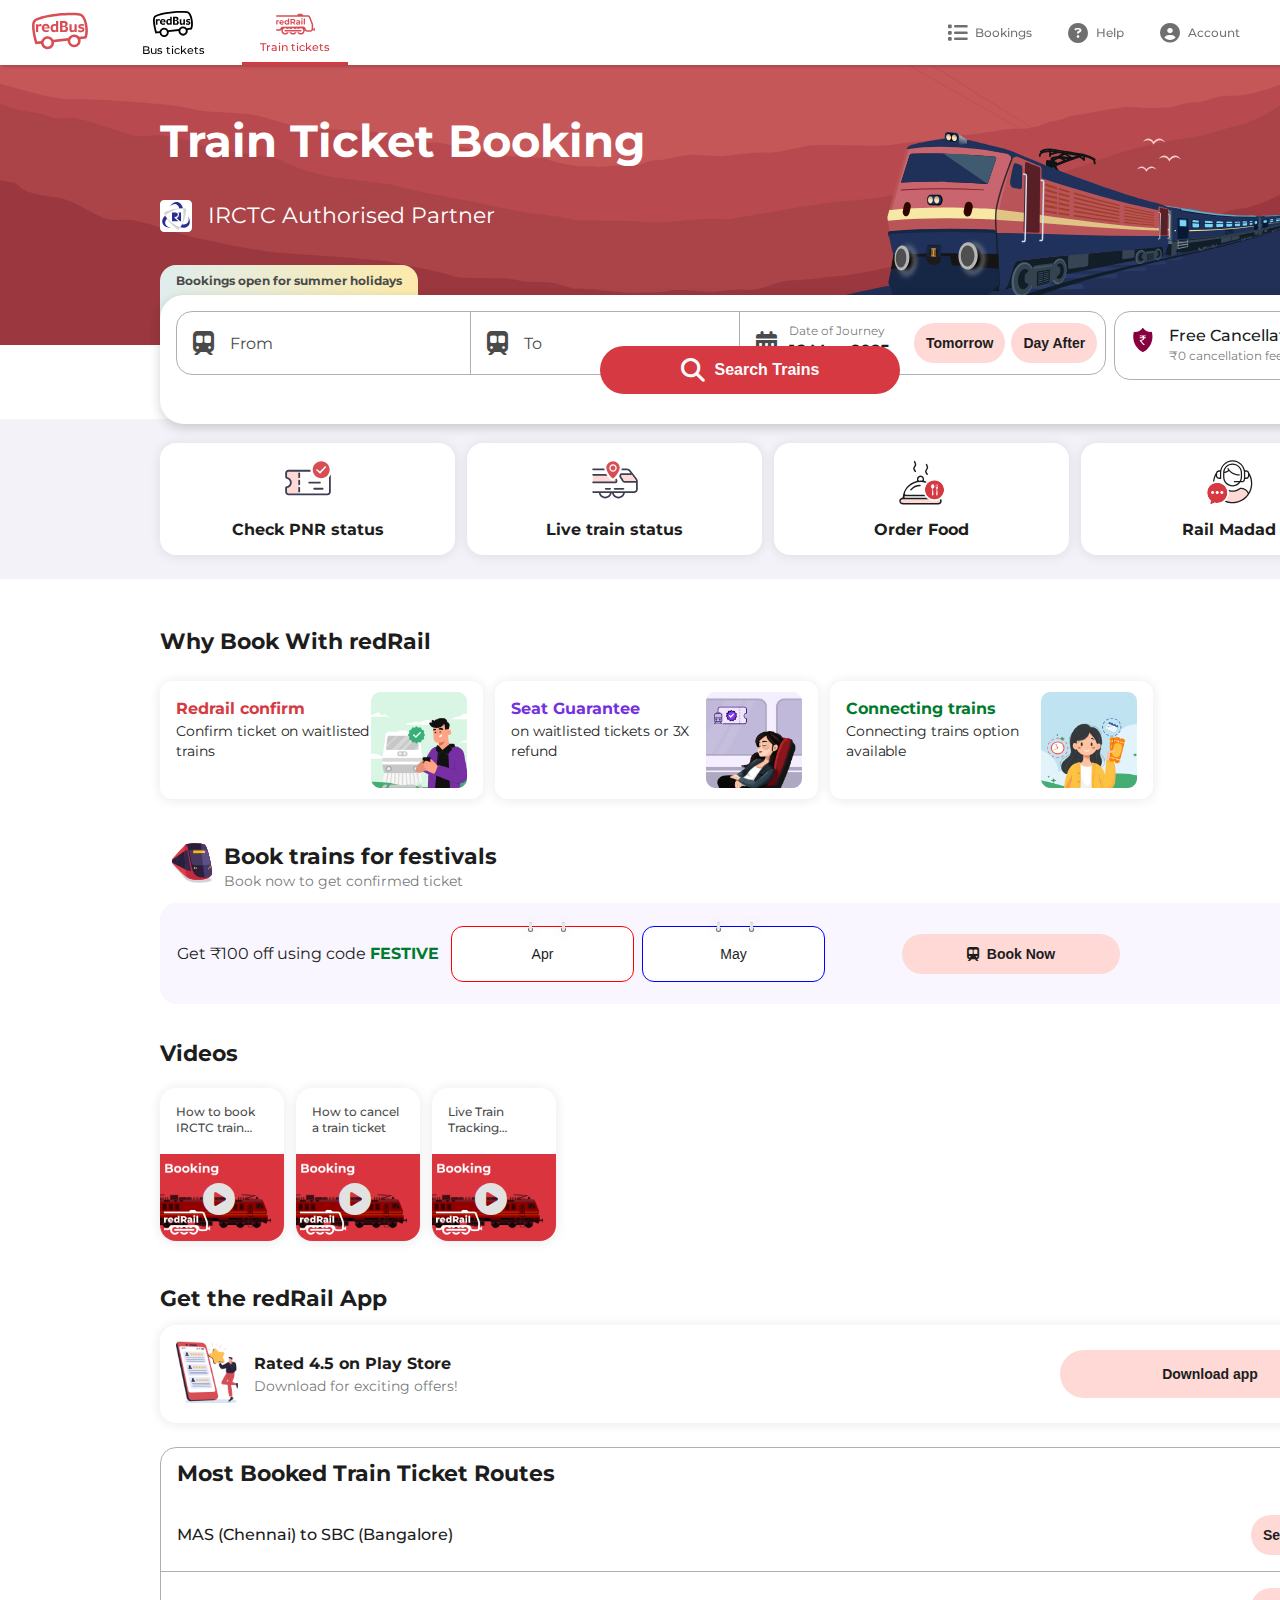
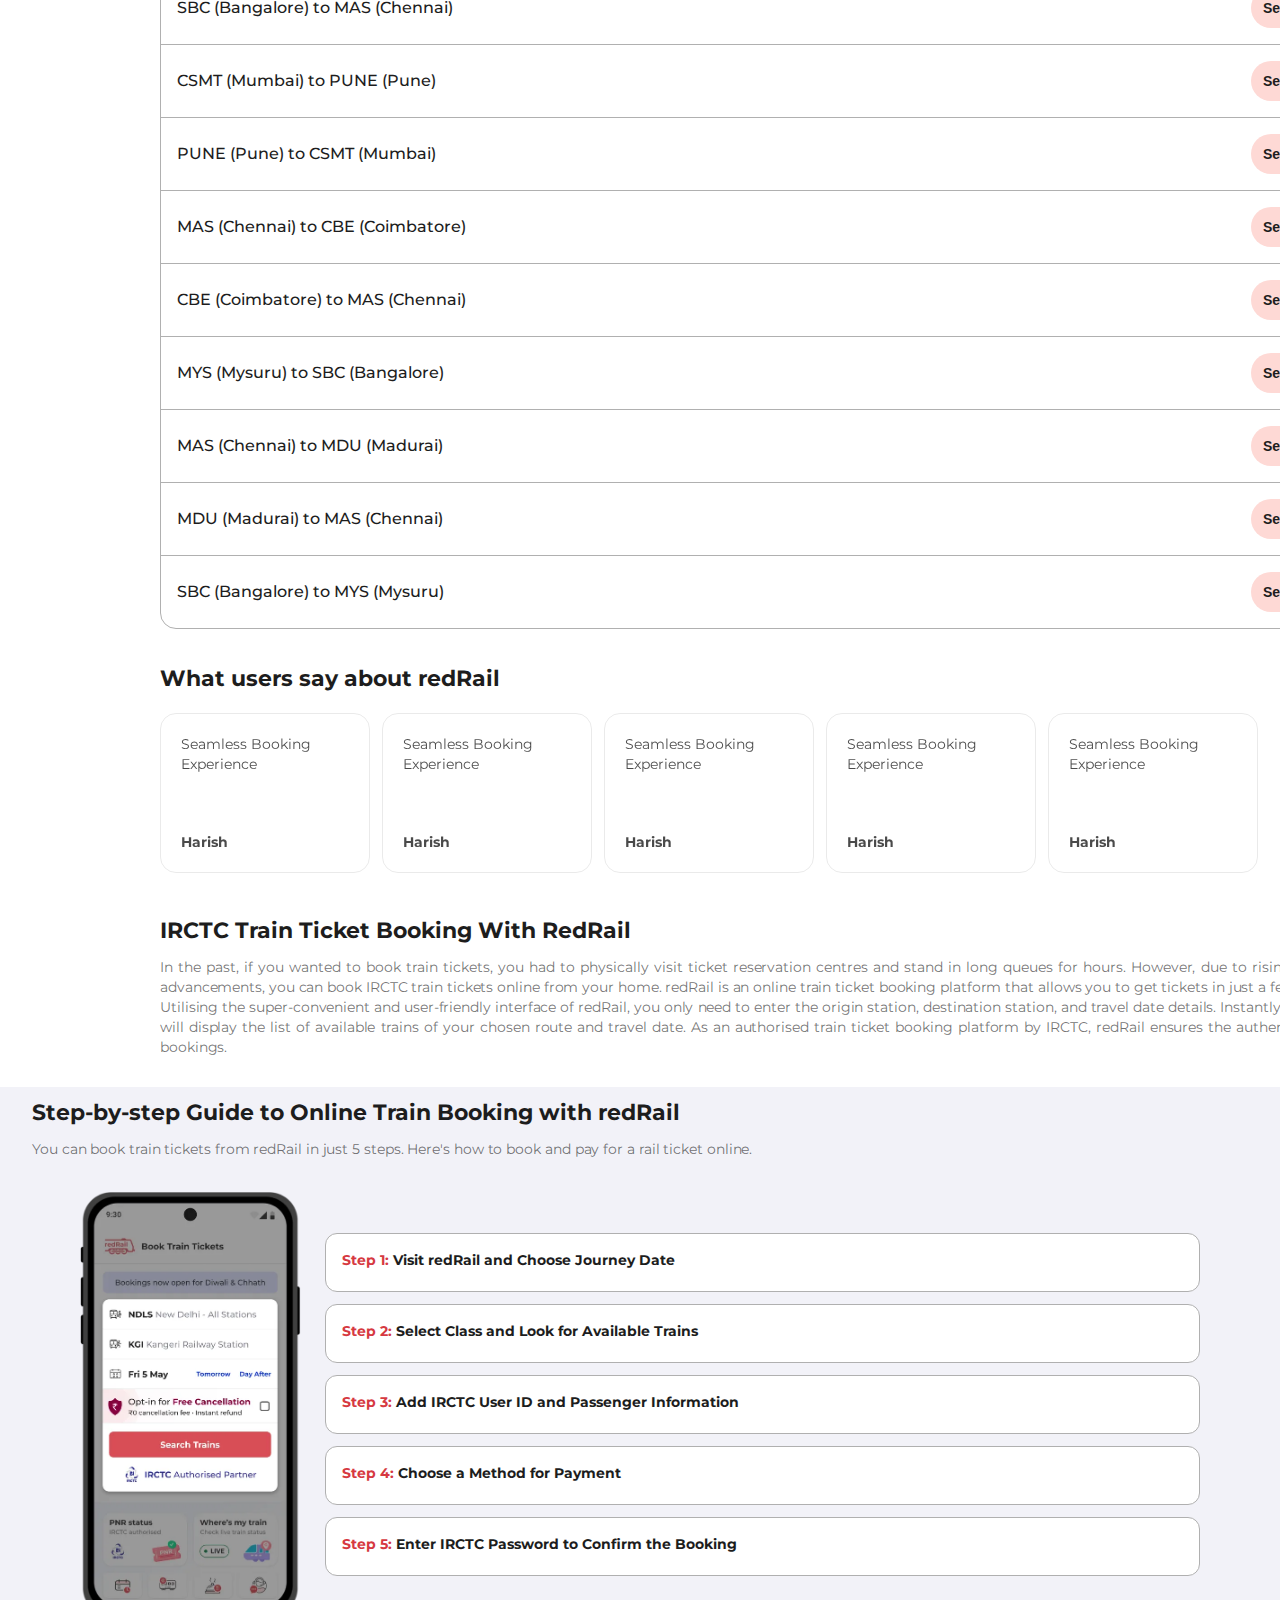
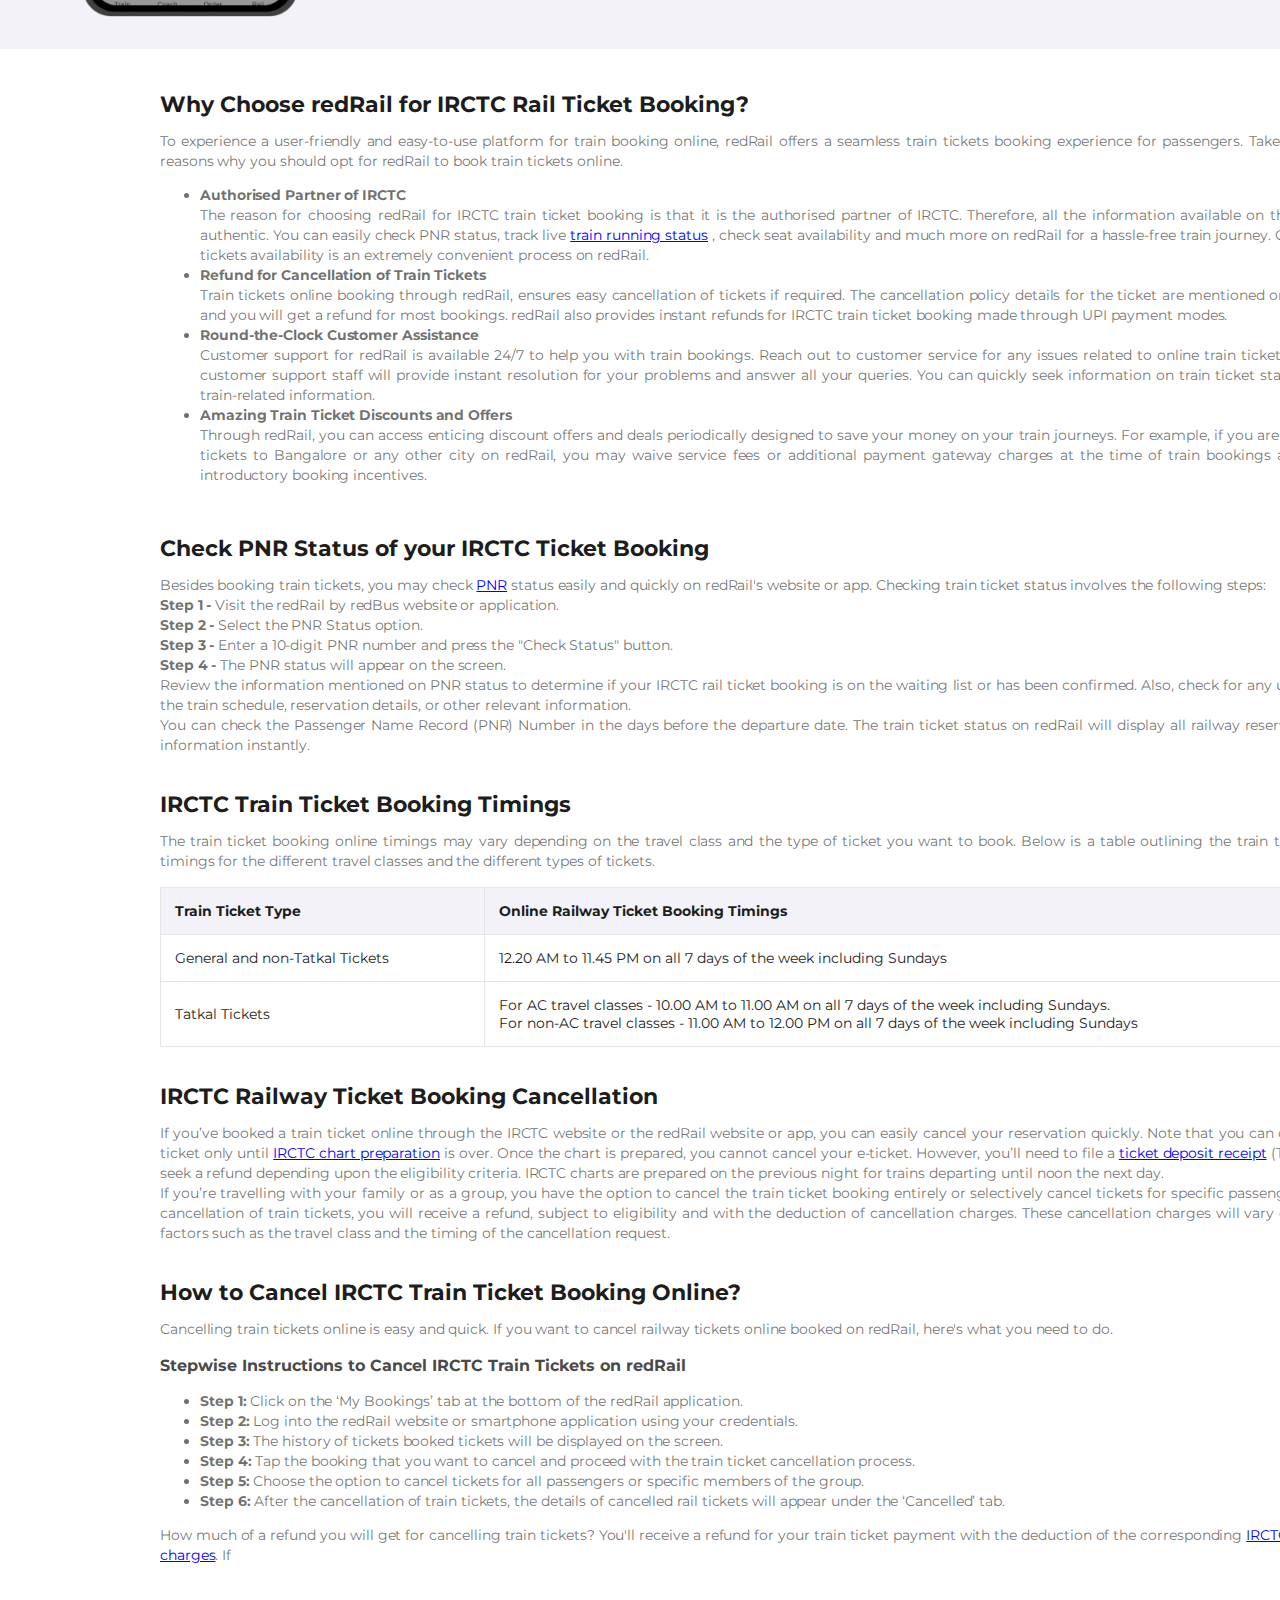
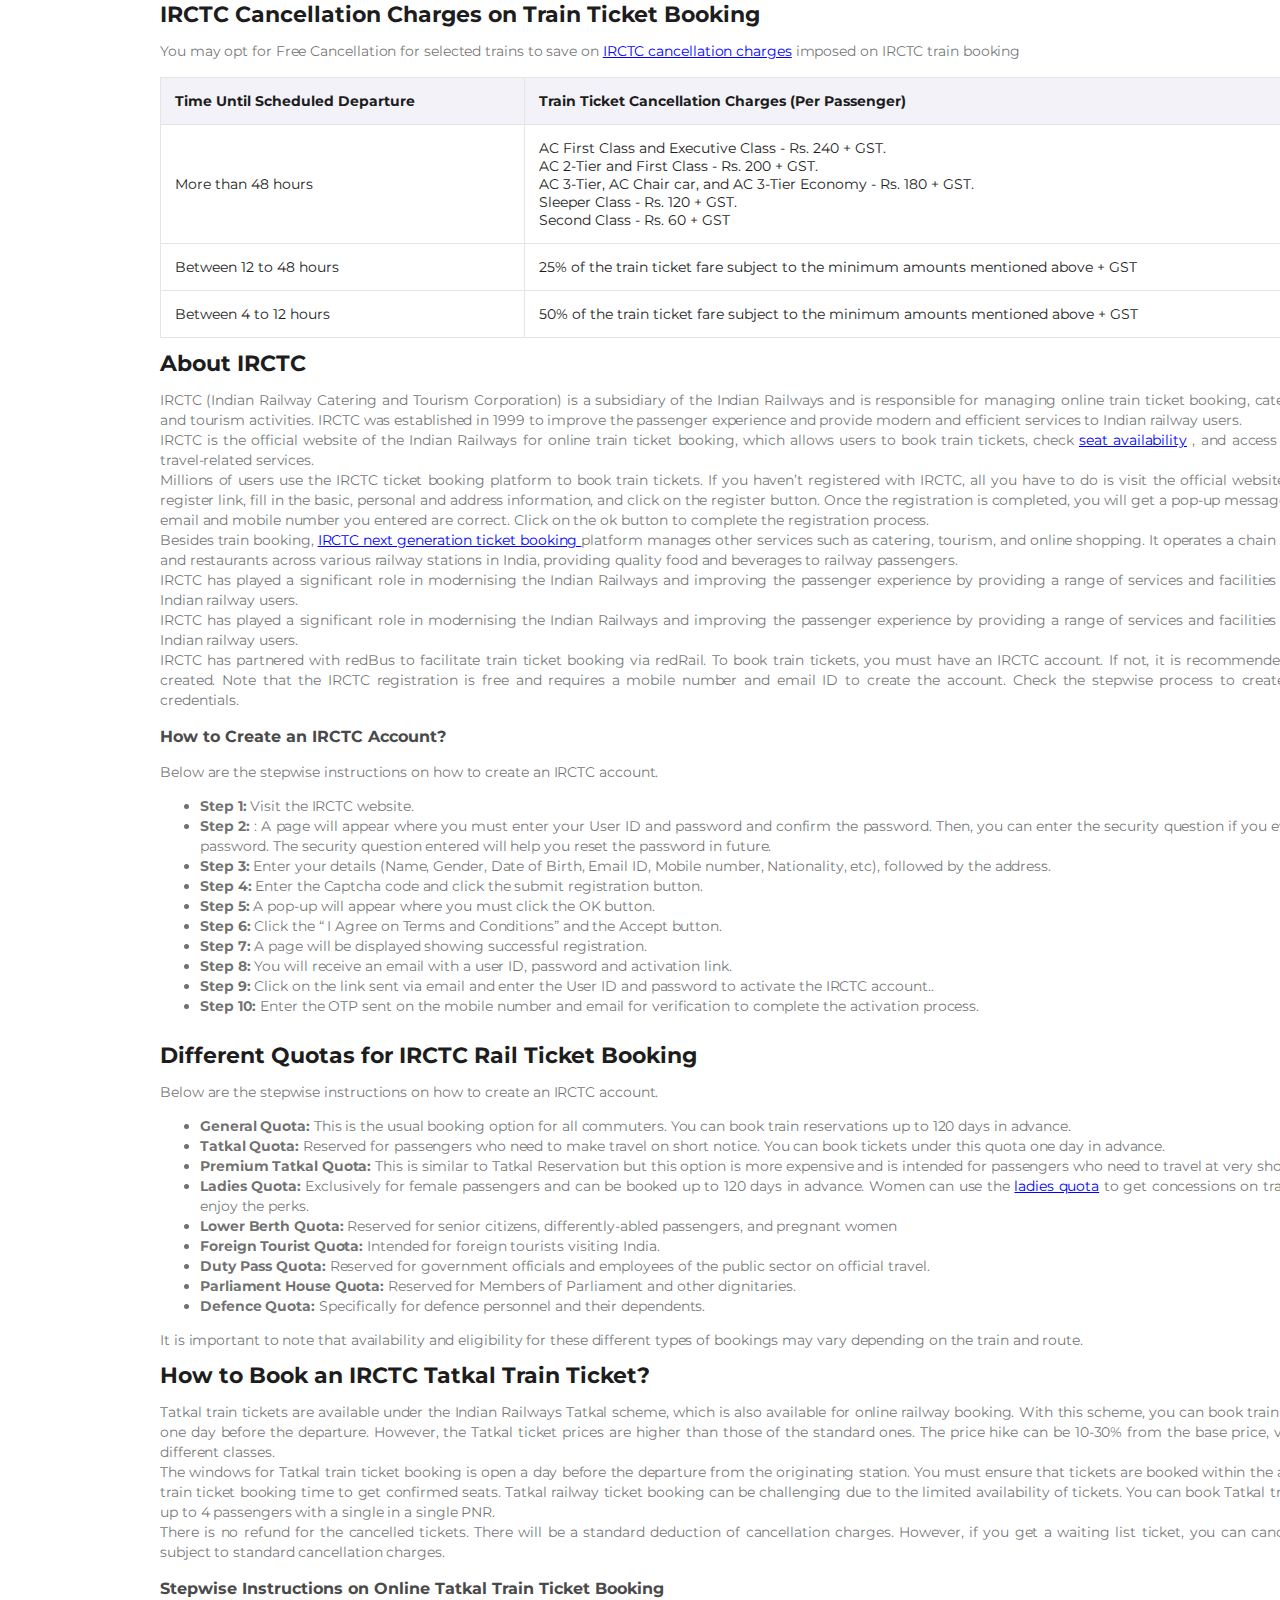
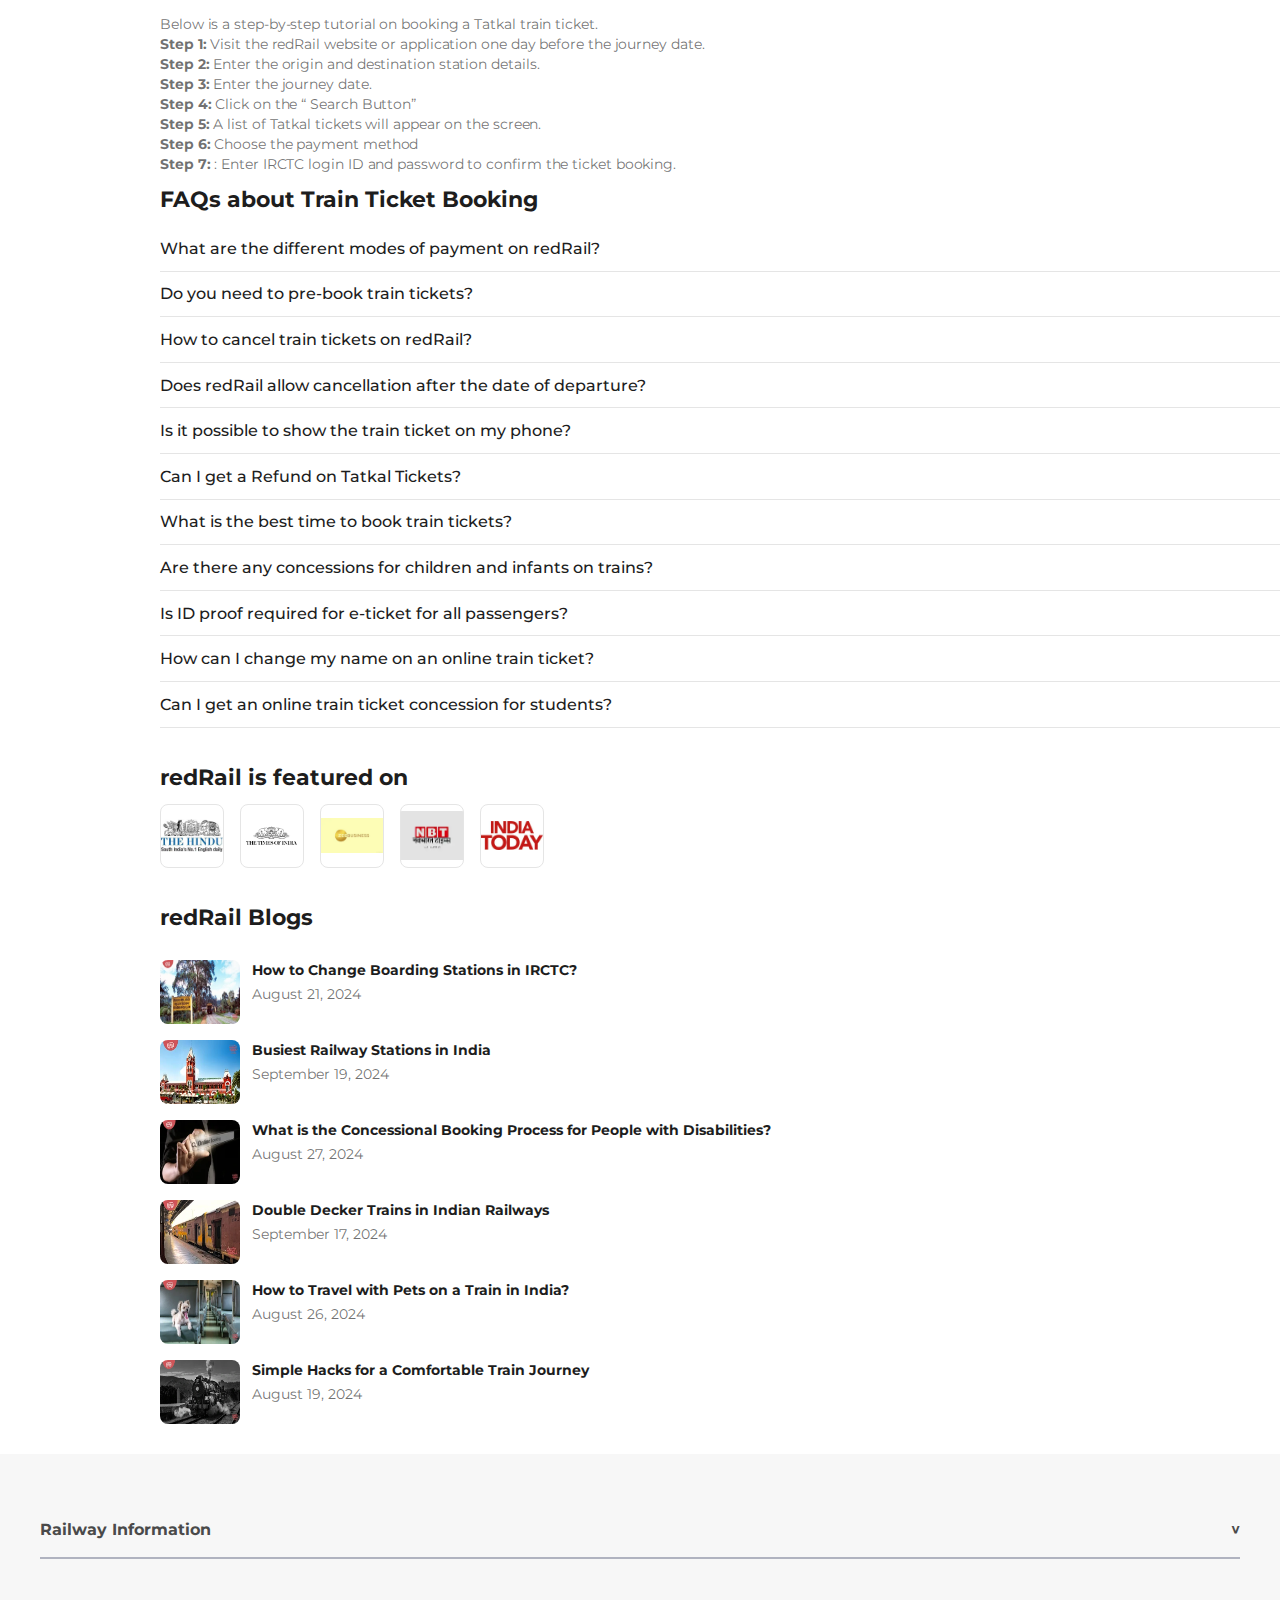
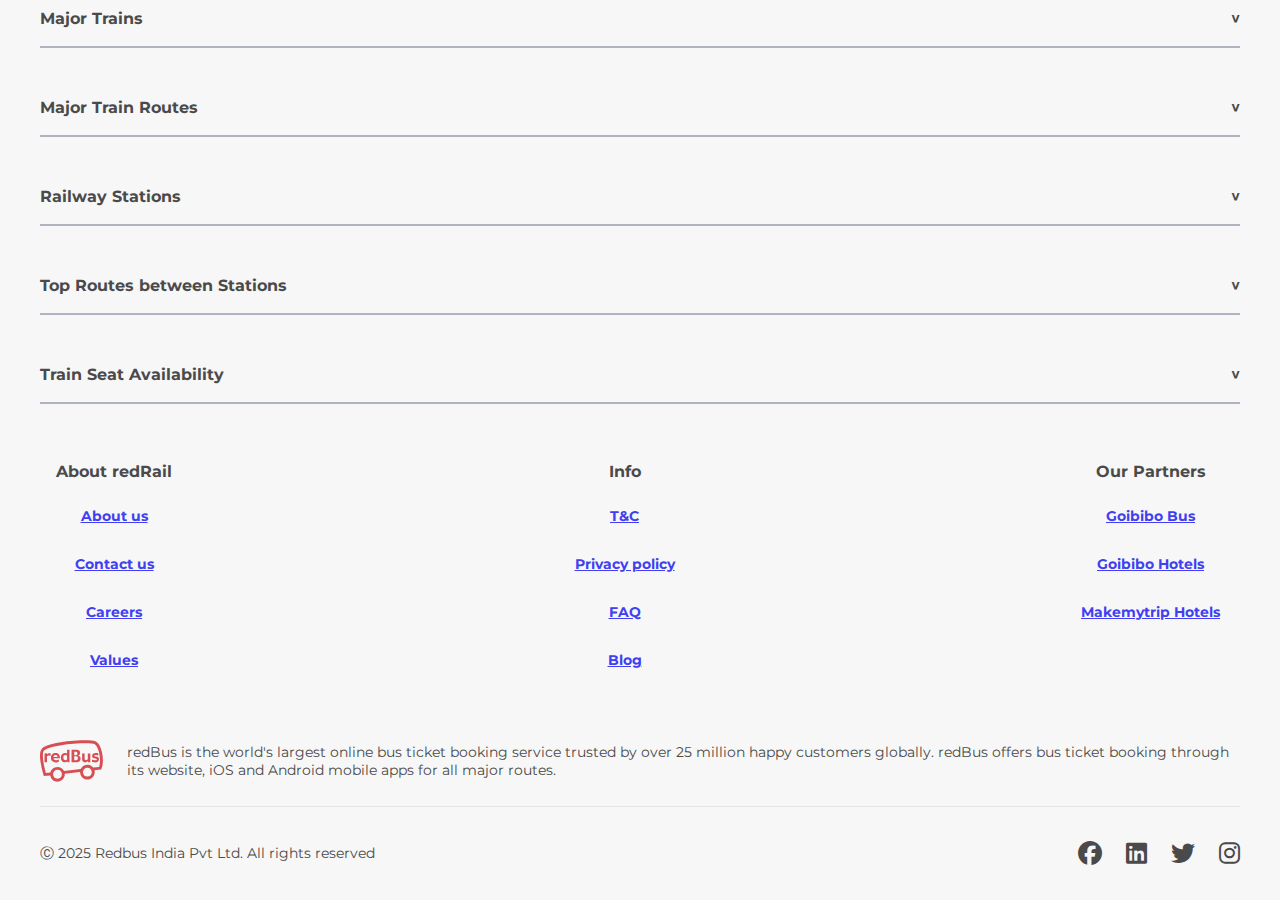
<file: train.html>
<!DOCTYPE html>
<html lang="en">
<head>
    <meta charset="UTF-8">
    <meta name="viewport" content="width=device-width, initial-scale=1.0">
    <title>Train Ticket Booking, Book IRCTC Train Tickets Online</title> 
    <link rel="icon" href="image/logo.svg">
    <link rel="stylesheet" href="css/style.css">
    <link href="https://fonts.googleapis.com/css2?family=Montserrat:ital,wght@0,100..900;1,100..900&display=swap" rel="stylesheet">
    <link rel="stylesheet" href="https://cdnjs.cloudflare.com/ajax/libs/font-awesome/6.7.2/css/all.min.css"  />

</head>
<body>
    <header>
        <div class="train_header">
           <div >
            <a href="index.html"> <img src="image/logo.svg" height="56px" width="56px" alt="">  </a>
            
           </div> 
           <div class="train_bus"> <a href="index.html"> <img src="image/logo.svg" alt="" height="32px" width="40px"></a> 
           <span>Bus tickets</span>
           </div>  
           <div class="train_train_ticket  ">
            <img src="image/train/tain.svg" alt="" height="32px" width="39px"> 
            <span>Train tickets</span>
           </div> 
           <div class="train_header_last"> 
            <div class="train_booking">
                <i class="fa-solid fa-list"></i>
                <span>Bookings</span>
            </div>
            <div class="train_booking">
                <i class="fa-solid fa-circle-question"></i>
                <span>Help</span>
            </div>
            <div class="train_booking">
                <i class="fa-solid fa-circle-user"></i>
                <span>Account</span>
            </div>

           </div>



        </div>

    </header> 
    <div class="train_main">
        <div class="train_banner"> 
            <img src="image/train/banner (1).svg" alt="" width="100%" height="100%">
        </div> 
        <div class="train_from_to">
            <h1>Train Ticket Booking</h1> 
             
        </div>  
        <div class="train_from">
            <div class="irctc">
                <img src="image/train/irctc_b.svg" alt="">
                <p>IRCTC Authorised Partner</p> 
            </div>  
             <div class="summer_booking_holiday">
                Bookings open for summer holidays
             </div>  
             <div class="train_from_section">
                <div class="train_from_section1">
                    <div class="from_train">
                        <i class="fa-solid fa-train-subway"></i>
                        <div>
                            <label for="from">From</label>
                            <input type="text" id="from"> 

                        </div>
                    </div>
                    <div class="from_train">
                        <i class="fa-solid fa-train-subway"></i>
                        <div>
                            <label for="to">To</label>
                            <input type="text" id="to"> 

                        </div>
                    </div> 
                    <div class="train_data">
                        <div class="train_data_one">
                            <div> <i class="fa-solid fa-calendar-days"></i> </div>
                            <div class="data_of_jurney">
                                <span>Date of Journey</span> 
                                <span>16 Mar, 2025</span> 
                            </div>
                        </div> 
                        <div class="train_data_two">
                            <button class="train_data_button">Tomorrow</button>
                            <button class="train_data_button">Day After</button>

                        </div>

                    </div>
                </div>  
                <div class="train_from_section2">
                    <div class="free_collection">
                        <div>
                            <img src="image/train/rupya.svg" alt="">
                        </div> 
                        <div class="free_collection_text" >
                            <div>Free Cancellation</div> 
                            <div>₹0 cancellation fee</div> 
                        </div>
                    </div> 
                    <div>
                        <i class="fa-solid fa-toggle-off"></i>
                    </div> 
                </div>
             </div> 
             <button class="searching_button"> <i class="fa-solid fa-magnifying-glass"></i> Search Trains</button>
        </div> 


    </div> 

    <div class="train_faclties">
        <div class="train_faclties_item">
            <div class="train_faclties_item_box">
                <div>
                    <img src="image/train/pnb-status.svg" alt="" class="">
                </div> 
                <div>Check PNR status</div>
            </div>
            <div class="train_faclties_item_box">
                <div>
                    <img src="image/train/rails.svg" alt="" class="">
                </div> 
                <div>Live train status</div>
            </div>
            <div class="train_faclties_item_box">
                <div>
                    <img src="image/train/food.svg" alt="" class="">
                </div> 
                <div>Order Food</div>
            </div>
            <div class="train_faclties_item_box">
                <div>
                    <img src="image/train/madad.svg" alt="" class="">
                </div> 
                <div>Rail Madad</div>
            </div>

            
        </div>


    </div>  
   
    <div class="train_body">
        <div class="book_with_red_rail">
            <div class="book_with_red_rail_one">
                <h2>Why Book With redRail</h2> 
                <button class="train_data_button">View All</button>

            </div>

            <div class="book_with_red_rail_two">
                <div class="book_with_red_rail_two_box">
                    <div class="book_with_red_rail_two_box_left">
                        <div>Redrail confirm</div>
                        <p>Confirm ticket on waitlisted trains</p>
                    </div> 
                    <div class="book_with_red_rail_two_box_img">
                        <img src="image/train/redRail_confirm.png" alt="" height="96px" width="96px">
                    </div>

                </div>
                <div class="book_with_red_rail_two_box">
                    <div class="book_with_red_rail_two_box_left">
                        <div style="color: #7331df;" >Seat Guarantee</div>
                        <p>on waitlisted tickets or 3X refund</p>
                    </div> 
                    <div class="book_with_red_rail_two_box_img">
                        <img src="image/train/seat_guarantee.png" alt="" height="96px" width="96px">
                    </div>

                </div>

                <div class="book_with_red_rail_two_box">
                    <div class="book_with_red_rail_two_box_left">
                        <div style="color: #007b2d;" >Connecting trains</div>
                        <p>Connecting trains option available</p>
                    </div> 
                    <div class="book_with_red_rail_two_box_img">
                        <img src="image/train/connecting_train.png" alt="" height="96px" width="96px">
                    </div>

                </div>
            </div>
            

        </div>
        <div class="book_train_with_festival"> 
            <div class="book_train_with_festival_one">
                <div> <img src="image/train/newTrain.svg" alt=""> </div>  
                <div>
                    <div class="train_festival_text1">Book trains for festivals</div> 
                    <div class="train_festival_text2" >Book now to get confirmed ticket</div>  
                </div>

            </div> 
            <div class="book_train_now_seaction">
                <div class="book_train_with_festival_two">
                    <div class="code_festival">
                        <div class="code_festival_text">Get ₹100 off using code  <strong>FESTIVE</strong></div>
                    </div> 
                    <div class="code_festival_button" >
                        <button class="train_apr">Apr</button>
                        <button class="train_apr" style="border-color: blue;">May</button>
                        <div class="button_hook1">
                            <img src="image/train/calender_hook.svg" alt="">
                        </div>
                        <div class="button_hook2">
                            <img src="image/train/calender_hook.svg" alt="">
                        </div>
                    </div>
    
                </div>
                <div class="train_boook_now">
                    <div><button class="train_data_button  train_boook_now_button">
                        <i class="fa-solid fa-train-subway"></i>
                        Book Now
                    </button></div>
                </div>

            </div>

        </div>  
        <div class="train_videos">
            <div class="train_video_text">Videos</div> 
            <div class="train_videos_contact"> 
                <div class="train_videos_contact_box"> 
                    <div class="train_video_box_header">
                        <span>How to book IRCTC train tickets</span>
                    </div>
                    <div class="train_video_box_header_img">
                        <div class="train_play_button">
                            <i class="fa-solid fa-circle-play"></i>
                        </div>

                       
                    </div>


                </div> 

                <div class="train_videos_contact_box"> 
                    <div class="train_video_box_header">
                        <span>How to cancel a train ticket</span>
                    </div>
                    <div class="train_video_box_header_img">
                        <div class="train_play_button">
                            <i class="fa-solid fa-circle-play"></i>
                        </div>
                       
                    </div>


                </div>

                <div class="train_videos_contact_box"> 
                    <div class="train_video_box_header">
                        <span>Live Train Tracking feature on redRail</span>
                    </div>
                    <div class="train_video_box_header_img">
                        <div class="train_play_button">
                            <i class="fa-solid fa-circle-play"></i>
                        </div>
                    </div>


                </div>


            </div>

        </div> 
        <!-- get the red rail  -->
        <div class="train_videos">
            <div class="train_video_text">Get the redRail App</div> 
            <div class="get_red_rail_app"> 
                <div>
                    <img src="image/train/appInstall.png" alt="" height="62px" width="62px">
                </div> 
                <div class="get_red_rail_app_text">
                    <h1>Rated 4.5 on Play Store</h1>
                    <p>Download for exciting offers!</p>

                </div> 
                <div class="train_get_app_download">
                    <button class="train_app_download">Download app</button> 
                </div> 
            </div>


        </div> 
        
        <div class="most_book_train">
            <div class="most_booked_train">
                <div class="most_booked_train_header">Most Booked Train Ticket Routes</div>
                <div class="most_booked_train_content"> 
                    <p>MAS (Chennai) to SBC (Bangalore)</p>   
                    <button class="train_data_button">Search Train</button> 

                </div>
                <div class="most_booked_train_content"> 
                    <p>SBC (Bangalore) to MAS (Chennai)</p>   
                    <button class="train_data_button">Search Train</button> 

                </div>
                <div class="most_booked_train_content"> 
                    <p>CSMT (Mumbai) to PUNE (Pune)</p>   
                    <button class="train_data_button">Search Train</button> 

                </div>
                <div class="most_booked_train_content"> 
                    <p>PUNE (Pune) to CSMT (Mumbai)</p>   
                    <button class="train_data_button">Search Train</button> 

                </div>  
                <div class="most_booked_train_content"> 
                    <p>MAS (Chennai) to CBE (Coimbatore)</p>   
                    <button class="train_data_button">Search Train</button> 

                </div>  
                <div class="most_booked_train_content"> 
                    <p>CBE (Coimbatore) to MAS (Chennai)</p>   
                    <button class="train_data_button">Search Train</button> 

                </div>  
                <div class="most_booked_train_content"> 
                    <p>MYS (Mysuru) to SBC (Bangalore)</p>   
                    <button class="train_data_button">Search Train</button> 

                </div>  
                <div class="most_booked_train_content"> 
                    <p>MAS (Chennai) to MDU (Madurai)</p>   
                    <button class="train_data_button">Search Train</button> 

                </div>  
                <div class="most_booked_train_content"> 
                    <p>MDU (Madurai) to MAS (Chennai)</p>   
                    <button class="train_data_button">Search Train</button> 

                </div>  
                <div class="most_booked_train_content" style="border: none;"> 
                    <p>SBC (Bangalore) to MYS (Mysuru)</p>   
                    <button class="train_data_button">Search Train</button> 

                </div>  

            </div>

        </div> 

        <div class="about_user_rail">
            <div class="train_video_text">What users say about redRail</div>  
            
            <div class="about_user_rail_box">
                <div class="about_user_rail_box_item"> 
                    <div class="about_user_text1">Seamless Booking Experience</div>
                    <div class="about_user_text2" >Harish</div>

                </div>
                <div class="about_user_rail_box_item"> 
                    <div class="about_user_text1">Seamless Booking Experience</div>
                    <div class="about_user_text2" >Harish</div>

                </div>
                <div class="about_user_rail_box_item"> 
                    <div class="about_user_text1">Seamless Booking Experience</div>
                    <div class="about_user_text2" >Harish</div>

                </div>
                <div class="about_user_rail_box_item"> 
                    <div class="about_user_text1">Seamless Booking Experience</div>
                    <div class="about_user_text2" >Harish</div>

                </div>
                <div class="about_user_rail_box_item"> 
                    <div class="about_user_text1">Seamless Booking Experience</div>
                    <div class="about_user_text2" >Harish</div>

                </div>


            </div>
        </div> 

        <div class="irctc_train_ticket_bokking_red_rail">
            <div class="train_video_text">IRCTC Train Ticket Booking With RedRail</div> 
            <div class="irctc_train_ticket_bokking_red_rail_pera">
                <p>In the past, if you wanted to book train tickets, you had to physically visit ticket reservation centres and stand in long queues for hours. However, due to rising technology advancements, you can book IRCTC train tickets online from your home. redRail is an online train ticket booking platform that allows you to get tickets in just a few minutes.</p> 
                <p>Utilising the super-convenient and user-friendly interface of redRail, you only need to enter the origin station, destination station, and travel date details. Instantly, the platform will display the list of available trains of your chosen route and travel date. As an authorised train ticket booking platform by IRCTC, redRail ensures the authenticity of your bookings. </p>
            </div> 

        </div> 
    </div> 
    <div class="train_booking_guide"> 
        <div class="step_by_step_guide">
            <div class="train_video_text">Step-by-step Guide to Online Train Booking with redRail</div>
            <div class="irctc_train_ticket_bokking_red_rail_pera"> 
                <p>You can book train tickets from redRail in just 5 steps. Here's how to book and pay for a rail ticket online.</p>

            </div> 
            <div class="red_rail_booking_guide_box">
                <div class="train_guide_mobile_img"> 
                    <img src="image/train/mobile_red_rail_train.webp" alt="" height="100%" width="100%"> 
                </div> 
                <div class="train_guide_box">
                    <details class="train_mobile_step_by_step"> 
                        <summary class="mobile_summary"><span>Step 1:</span>  Visit redRail and Choose Journey Date</summary>
                        <p class="irctc_train_ticket_bokking_red_rail_pera">For booking a train ticket, you need first to visit the redRail platform. On the website, you can choose the date of your journey, as well as the boarding and destination stations. Then, click on 'Search trains' to proceed with the booking.</p>
                    </details> 
                    <details class="train_mobile_step_by_step"> 
                        <summary class="mobile_summary"><span>Step 2:</span>  Select Class and Look for Available Trains</summary>
                        <p class="irctc_train_ticket_bokking_red_rail_pera">In the next step of rail ticket booking, you will need to select the class. You can choose first class, second or third AC, or sleeper. You can check the categories available and then choose the train. There will be multiple trains available, and you can easily select the best one for your journey.</p>
                    </details> 
                    <details class="train_mobile_step_by_step"> 
                        <summary class="mobile_summary"><span>Step 3:</span>  Add IRCTC User ID and Passenger Information</summary>
                        <p class="irctc_train_ticket_bokking_red_rail_pera"> Once you have selected the train, you will need to add your IRCTC user ID. Since you are opting for an Indian railway booking ticket, you need an IRCTC account. If you do not have an IRCTC username, you can consider creating one.</p>
                    </details> 
                    <details class="train_mobile_step_by_step"> 
                        <summary class="mobile_summary"><span>Step 4:</span>   Choose a Method for Payment</summary>
                        <p class="irctc_train_ticket_bokking_red_rail_pera">To complete your online railway ticket booking, you can then proceed to the payment. Choose from numerous payment options on redRail and complete payment to process your booking.</p>
                    </details> 
                    <details class="train_mobile_step_by_step"> 
                        <summary class="mobile_summary"><span>Step 5:</span>   Enter IRCTC Password to Confirm the Booking</summary>
                        <p class="irctc_train_ticket_bokking_red_rail_pera">This is the final step in booking a train ticket from the redRail site. Enter your IRCTC password, and your booking will be processed instantly. You will receive the train tickets in your email or mobile number.</p> 
                    </details> 
                </div>

            </div>
        </div>

    </div>
    
    <div class="train_body">
        <div class="choose_redRail_ticket_box">
            <div class="train_video_text">Why Choose redRail for IRCTC Rail Ticket Booking?</div> 

            <div class="choose_redRail_ticket_box_text"> 
                <p class="irctc_train_ticket_bokking_red_rail_pera">To experience a user-friendly and easy-to-use platform for train booking online, redRail offers a seamless train tickets booking experience for passengers. Take a look at the reasons why you should opt for redRail to book train tickets online.</p> 

                <ul class="train_list">
                    <li class="irctc_train_ticket_bokking_red_rail_pera" > <strong>Authorised Partner of IRCTC</strong> <br>
                        The reason for choosing redRail for IRCTC train ticket booking is that it is the authorised partner of IRCTC. Therefore, all the information available on the platform is authentic. You can easily check PNR status, track live <a href="" class="train_a">train running status</a> , check seat availability and much more on redRail for a hassle-free train journey. Checking train tickets availability is an extremely convenient process on redRail. 
                    </li>
                    <li class="irctc_train_ticket_bokking_red_rail_pera" > <strong>Refund for Cancellation of Train Tickets</strong> <br> 
                        Train tickets online booking through redRail, ensures easy cancellation of tickets if required. The cancellation policy details for the ticket are mentioned on the website, and you will get a refund for most bookings. redRail also provides instant refunds for IRCTC train ticket booking made through UPI payment modes. 
                    </li>
                    <li class="irctc_train_ticket_bokking_red_rail_pera" > <strong>Round-the-Clock Customer Assistance</strong> <br> 
                        Customer support for redRail is available 24/7 to help you with train bookings. Reach out to customer service for any issues related to online train ticket booking. The customer support staff will provide instant resolution for your problems and answer all your queries. You can quickly seek information on train ticket status and other train-related information.  
                    </li>
                    <li class="irctc_train_ticket_bokking_red_rail_pera" > <strong>Amazing Train Ticket Discounts and Offers</strong> <br> 
                        Through redRail, you can access enticing discount offers and deals periodically designed to save your money on your train journeys. For example, if you are booking train tickets to Bangalore or any other city on redRail, you may waive service fees or additional payment gateway charges at the time of train bookings as part of the introductory booking incentives.  
                    </li>
                </ul>

            </div> 

            
        </div>
        <!-- Check PNR Status of your IRCTC Ticket Booking --> 
         <div> 
            <div class="train_video_text">Check PNR Status of your IRCTC Ticket Booking</div> 
            <p class="irctc_train_ticket_bokking_red_rail_pera" >Besides booking train tickets, you may check  <a href="" class="train_a">PNR</a> status easily and quickly on redRail's website or app. Checking train ticket status involves the following steps:</p> 
            <p class="irctc_train_ticket_bokking_red_rail_pera"  > <strong>Step 1 -</strong>  Visit the redRail by redBus website or application.  </p>
            <p class="irctc_train_ticket_bokking_red_rail_pera"  > <strong>Step 2 -</strong>   Select the PNR Status option.  </p>
            <p class="irctc_train_ticket_bokking_red_rail_pera"  > <strong>Step 3 -</strong>    Enter a 10-digit PNR number and press the "Check Status" button.  </p>
            <p class="irctc_train_ticket_bokking_red_rail_pera"  > <strong>Step 4 -</strong>     The PNR status will appear on the screen.   </p> 
            <p class="irctc_train_ticket_bokking_red_rail_pera"  > Review the information mentioned on PNR status to determine if your IRCTC rail ticket booking is on the waiting list or has been confirmed. Also, check for any updates about the train schedule, reservation details, or other relevant information.   </p> 
            <p class="irctc_train_ticket_bokking_red_rail_pera"  > You can check the Passenger Name Record (PNR) Number in the days before the departure date. The train ticket status on redRail will display all railway reservation-related information instantly.  </p> 

         </div> 
         <!-- IRCTC Train Ticket Booking Timings -->

         <div>
            <div class="train_video_text" >IRCTC Train Ticket Booking Timings</div> 
            <p class="irctc_train_ticket_bokking_red_rail_pera">The train ticket booking online timings may vary depending on the travel class and the type of ticket you want to book. Below is a table outlining the train ticket booking timings for the different travel classes and the different types of tickets.</p> 

            <div>
                <table class="train_table" >
                    <tr>
                        <th>Train Ticket Type</th>
                        <th>Online Railway Ticket Booking Timings </th> 
                    </tr>

                    <tr>
                        <td>General and non-Tatkal Tickets </td>
                        <td>12.20 AM to 11.45 PM on all 7 days of the week including Sundays</td>
                    </tr>
                    <tr>
                        <td>Tatkal Tickets </td>
                        <td>For AC travel classes - 10.00 AM to 11.00 AM on all 7 days of the week including Sundays. <br> For non-AC travel classes - 11.00 AM to 12.00 PM on all 7 days of the week including Sundays</td>
                    </tr>
                </table>
                    
               
            </div>
         </div> 

         <!-- IRCTC Railway Ticket Booking Cancellation -->
          <div>
            <div class="train_video_text" >IRCTC Railway Ticket Booking Cancellation</div> 
            <p class="irctc_train_ticket_bokking_red_rail_pera" > If you’ve booked a train ticket online through the IRCTC website or the redRail website or app, you can easily cancel your reservation quickly. Note that you can cancel your e-ticket only until <a href="" class="train_a">IRCTC chart preparation</a>   is over. Once the chart is prepared, you cannot cancel your e-ticket. However, you’ll need to file a <a href="" class="train_a">ticket deposit receipt</a>  (TDR) online to seek a refund depending upon the eligibility criteria. IRCTC charts are prepared on the previous night for trains departing until noon the next day.  </p>  
            <p class="irctc_train_ticket_bokking_red_rail_pera"  > If you’re travelling with your family or as a group, you have the option to cancel the train ticket booking entirely or selectively cancel tickets for specific passengers. After the cancellation of train tickets, you will receive a refund, subject to eligibility and with the deduction of cancellation charges. These cancellation charges will vary depending on factors such as the travel class and the timing of the cancellation request. </p>

          </div> 

          <!-- How to Cancel IRCTC Train Ticket Booking Online -->
           <div>
            <div class="train_video_text" >How to Cancel IRCTC Train Ticket Booking Online?</div>
            <p class="irctc_train_ticket_bokking_red_rail_pera" >Cancelling train tickets online is easy and quick. If you want to cancel railway tickets online booked on redRail, here's what you need to do. </p>
            <h3 style="margin: 1rem 0;" >Stepwise Instructions to Cancel IRCTC Train Tickets on redRail</h3>
            <ul class="train_list"> 
             <li class="irctc_train_ticket_bokking_red_rail_pera" > <strong>Step 1:</strong> Click on the ‘My Bookings’ tab at the bottom of the redRail application.</li>    
             <li class="irctc_train_ticket_bokking_red_rail_pera" > <strong>Step 2:</strong> Log into the redRail website or smartphone application using your credentials.</li>    
             <li class="irctc_train_ticket_bokking_red_rail_pera" > <strong>Step 3:</strong> The history of tickets booked tickets will be displayed on the screen.</li>    
             <li class="irctc_train_ticket_bokking_red_rail_pera" > <strong>Step 4:</strong> Tap the booking that you want to cancel and proceed with the train ticket cancellation process. </li>    
             <li class="irctc_train_ticket_bokking_red_rail_pera" > <strong>Step 5:</strong> Choose the option to cancel tickets for all passengers or specific members of the group.  </li>    
             <li class="irctc_train_ticket_bokking_red_rail_pera" > <strong>Step 6:</strong> After the cancellation of train tickets, the details of cancelled rail tickets will appear under the ‘Cancelled’ tab.  </li>    
            </ul>
            <p class="irctc_train_ticket_bokking_red_rail_pera" >How much of a refund you will get for cancelling train tickets? You'll receive a refund for your train ticket payment with the deduction of the corresponding <a href="" class="train_a">IRCTC cancellation charges</a>. If</p>
           </div>

           <!-- IRCTC Cancellation Charges on Train Ticket Booking -->
            <div>
                <div class="train_video_text">IRCTC Cancellation Charges on Train Ticket Booking</div>
                <p class="irctc_train_ticket_bokking_red_rail_pera" >You may opt for Free Cancellation for selected trains to save on <a href="" class="train_a">IRCTC cancellation charges</a>   imposed on IRCTC train booking </p>
                <div>
                    <table class="train_table" >
                        <tr>
                            <th>Time Until Scheduled Departure </th>
                            <th>Train Ticket Cancellation Charges (Per Passenger) </th> 
                        </tr>
    
                        <tr>
                            <td>More than 48 hours </td>
                            <td>AC First Class and Executive Class - Rs. 240 + GST. <br> 
                             AC 2-Tier and First Class - Rs. 200 + GST. <br>
                             AC 3-Tier, AC Chair car, and AC 3-Tier Economy - Rs. 180 + GST. <br>
                             Sleeper Class - Rs. 120 + GST. <br>
                             Second Class - Rs. 60 + GST
                            </td>
                        </tr>
                        <tr>
                            <td>Between 12 to 48 hours  </td>
                            <td>25% of the train ticket fare subject to the minimum amounts mentioned above + GST</td>
                        </tr>
                        <tr>
                            <td>Between 4 to 12 hours  </td>
                            <td>50% of the train ticket fare subject to the minimum amounts mentioned above + GST</td>
                        </tr>
                    </table>
            </div>
            
            <!-- About IRCTC --> 
             <div>
                <div class="train_video_text">About IRCTC</div> 
                <p class="irctc_train_ticket_bokking_red_rail_pera" >IRCTC (Indian Railway Catering and Tourism Corporation) is a subsidiary of the Indian Railways and is responsible for managing online train ticket booking, catering services, and tourism activities. IRCTC was established in 1999 to improve the passenger experience and provide modern and efficient services to Indian railway users.</p>
                <p class="irctc_train_ticket_bokking_red_rail_pera" >IRCTC is the official website of the Indian Railways for online train ticket booking, which allows users to book train tickets, check <a href="" class="train_a"> seat availability</a> , and access various other travel-related services. </p> 
                <p class="irctc_train_ticket_bokking_red_rail_pera" >Millions of users use the IRCTC ticket booking platform to book train tickets. If you haven’t registered with IRCTC, all you have to do is visit the official website, click on the register link, fill in the basic, personal and address information, and click on the register button. Once the registration is completed, you will get a pop-up message asking if the email and mobile number you entered are correct. Click on the ok button to complete the registration process.</p>
                <p class="irctc_train_ticket_bokking_red_rail_pera" >Besides train booking, <a href="" class="train_a"> IRCTC next generation ticket booking </a>  platform manages other services such as catering, tourism, and online shopping. It operates a chain of food plazas and restaurants across various railway stations in India, providing quality food and beverages to railway passengers.  </p>
                <p class="irctc_train_ticket_bokking_red_rail_pera" >IRCTC has played a significant role in modernising the Indian Railways and improving the passenger experience by providing a range of services and facilities to millions of Indian railway users.</p>
                <p class="irctc_train_ticket_bokking_red_rail_pera" >IRCTC has played a significant role in modernising the Indian Railways and improving the passenger experience by providing a range of services and facilities to millions of Indian railway users.</p> 
                <p class="irctc_train_ticket_bokking_red_rail_pera" >IRCTC has partnered with redBus to facilitate train ticket booking via redRail. To book train tickets, you must have an IRCTC account. If not, it is recommended that one be created. Note that the IRCTC registration is free and requires a mobile number and email ID to create the account. Check the stepwise process to create  <a href="" class="train_a"> IRCTC login</a> credentials.</p> 

                <h3 style="margin: 1rem 0;" >How to Create an IRCTC Account?</h3> 
                <p class="irctc_train_ticket_bokking_red_rail_pera">Below are the stepwise instructions on how to create an IRCTC account. </p>  

                <ul class="train_list"> 
                    <li class="irctc_train_ticket_bokking_red_rail_pera" > <strong>Step 1:</strong>  Visit the IRCTC website.</li>    
                    <li class="irctc_train_ticket_bokking_red_rail_pera" > <strong>Step 2:</strong> : A page will appear where you must enter your User ID and password and confirm the password. Then, you can enter the security question if you ever forget the password. The security question entered will help you reset the password in future.</li>    
                    <li class="irctc_train_ticket_bokking_red_rail_pera" > <strong>Step 3:</strong>  Enter your details (Name, Gender, Date of Birth, Email ID, Mobile number, Nationality, etc), followed by the address.</li>    
                    <li class="irctc_train_ticket_bokking_red_rail_pera" > <strong>Step 4:</strong> Enter the Captcha code and click the submit registration button. </li>    
                    <li class="irctc_train_ticket_bokking_red_rail_pera" > <strong>Step 5:</strong> A pop-up will appear where you must click the OK button.  </li>    
                    <li class="irctc_train_ticket_bokking_red_rail_pera" > <strong>Step 6:</strong> Click the “ I Agree on Terms and Conditions” and the Accept button.  </li>    
                    <li class="irctc_train_ticket_bokking_red_rail_pera" > <strong>Step 7:</strong> A page will be displayed showing successful registration. </li>    
                    <li class="irctc_train_ticket_bokking_red_rail_pera" > <strong>Step 8:</strong>  You will receive an email with a user ID, password and activation link. </li>    
                    <li class="irctc_train_ticket_bokking_red_rail_pera" > <strong>Step 9:</strong> Click on the link sent via email and enter the User ID and password to activate the IRCTC account.. </li>    
                    <li class="irctc_train_ticket_bokking_red_rail_pera" > <strong>Step 10:</strong>  Enter the OTP sent on the mobile number and email for verification to complete the activation process. </li>    
                </ul>

             </div> 

             <!-- Different Quotas for IRCTC Rail Ticket Booking -->
              <div>
                <div class="train_video_text" >Different Quotas for IRCTC Rail Ticket Booking</div>
                <p class="irctc_train_ticket_bokking_red_rail_pera" >Below are the stepwise instructions on how to create an IRCTC account. </p> 
                <ul class="train_list"> 
                    <li class="irctc_train_ticket_bokking_red_rail_pera" > <strong>General Quota:</strong>   This is the usual booking option for all commuters. You can book train reservations up to 120 days in advance.</li>    
                    <li class="irctc_train_ticket_bokking_red_rail_pera" > <strong>Tatkal Quota:</strong>  Reserved for passengers who need to make travel on short notice. You can book tickets under this quota one day in advance.
                    <li class="irctc_train_ticket_bokking_red_rail_pera" > <strong>Premium Tatkal Quota:</strong>  This is similar to Tatkal Reservation but this option is more expensive and is intended for passengers who need to travel at very short notice.</li>    
                    <li class="irctc_train_ticket_bokking_red_rail_pera" > <strong>Ladies Quota:</strong>  Exclusively for female passengers and can be booked up to 120 days in advance. Women can use the <a href="" class="train_a">ladies quota</a>  to get concessions on train tickets and enjoy the perks. </li>    
                    <li class="irctc_train_ticket_bokking_red_rail_pera" > <strong>Lower Berth Quota:</strong>  Reserved for senior citizens, differently-abled passengers, and pregnant women </li>    
                    <li class="irctc_train_ticket_bokking_red_rail_pera" > <strong>Foreign Tourist Quota: </strong> Intended for foreign tourists visiting India.  </li>    
                    <li class="irctc_train_ticket_bokking_red_rail_pera" > <strong>Duty Pass Quota:</strong>  Reserved for government officials and employees of the public sector on official travel.  </li>    
                    <li class="irctc_train_ticket_bokking_red_rail_pera" > <strong>Parliament House Quota:</strong>   Reserved for Members of Parliament and other dignitaries. </li>    
                    <li class="irctc_train_ticket_bokking_red_rail_pera" > <strong>Defence Quota:</strong>  Specifically for defence personnel and their dependents. </li>       
                </ul> 
                <p class="irctc_train_ticket_bokking_red_rail_pera" >It is important to note that availability and eligibility for these different types of bookings may vary depending on the train and route.</p>
              </div>

              <!-- How to Book an IRCTC Tatkal Train Ticket? -->

              <div>
                <div class="train_video_text"  >How to Book an IRCTC Tatkal Train Ticket?</div> 
                <p class="irctc_train_ticket_bokking_red_rail_pera"  >Tatkal train tickets are available under the Indian Railways Tatkal scheme, which is also available for online railway booking. With this scheme, you can book train tickets online one day before the departure. However, the Tatkal ticket prices are higher than those of the standard ones. The price hike can be 10-30% from the base price, varying across different classes. </p>
                <p class="irctc_train_ticket_bokking_red_rail_pera"  >The windows for Tatkal train ticket booking is open a day before the departure from the originating station. You must ensure that tickets are booked within the allotted Tatkal train ticket booking time to get confirmed seats. Tatkal railway ticket booking can be challenging due to the limited availability of tickets. You can book Tatkal train tickets for up to 4 passengers with a single in a single PNR. </p>
                <p class="irctc_train_ticket_bokking_red_rail_pera"  >There is no refund for the cancelled tickets. There will be a standard deduction of cancellation charges. However, if you get a waiting list ticket, you can cancel the tickets subject to standard cancellation charges.</p>
                <h3 style="margin: 1rem 0;" >Stepwise Instructions on Online Tatkal Train Ticket Booking</h3>
                <p class="irctc_train_ticket_bokking_red_rail_pera"  >Below is a step-by-step tutorial on booking a Tatkal train ticket. </p> 
                <p class="irctc_train_ticket_bokking_red_rail_pera"  ><strong>Step 1: </strong> Visit the redRail website or application one day before the journey date. </p> 
                <p class="irctc_train_ticket_bokking_red_rail_pera"  ><strong>Step 2: </strong> Enter the origin and destination station details. </p> 
                <p class="irctc_train_ticket_bokking_red_rail_pera"  ><strong>Step 3: </strong>  Enter the journey date. </p> 
                <p class="irctc_train_ticket_bokking_red_rail_pera"  ><strong>Step 4: </strong>   Click on the “ Search Button” </p> 
                <p class="irctc_train_ticket_bokking_red_rail_pera"  ><strong>Step 5: </strong>  A list of Tatkal tickets will appear on the screen.</p> 
                <p class="irctc_train_ticket_bokking_red_rail_pera"  ><strong>Step 6: </strong>Choose the payment method</p> 
                <p class="irctc_train_ticket_bokking_red_rail_pera"  ><strong>Step 7: </strong>: Enter IRCTC login ID and password to confirm the ticket booking.</p> 

              </div>
              <!-- FAQs about Train Ticket Booking -->
              <div>
                <div class="train_video_text"  >FAQs about Train Ticket Booking</div> 
                <div class="faq_details_train"> 
                    <details class="train_faq">
                        <summary>What are the different modes of payment on redRail?</summary>
                        <p>You can pay through credit or debit cards, net banking, or UPI. Choose the most convenient payment option to confirm your IRCTC train ticket booking. </p>
                    </details>
                    <details class="train_faq">
                        <summary>Do you need to pre-book train tickets?</summary>
                        <p>Yes, it would be highly recommended to book train tickets online in advance.Train seats get filled up very quickly due to peak seasons or high travel demands. </p>
                    </details>
                    <details class="train_faq">
                        <summary>How to cancel train tickets on redRail?</summary>
                        <p>To cancel your train ticket booking, visit the redRail website and go to the "My Bookings" tab. Choose the specific train booking that you want to cancel. Depending on your preference, you can cancel train tickets for all passengers booked under a single PNR or specific passengers.  </p>
                    </details>
                    <details class="train_faq">
                        <summary>Does redRail allow cancellation after the date of departure?</summary>
                        <p>No, you cannot cancel train tickets after the date of departure. According to IRCTC online railway ticket booking rules, you will not receive any refund if you cancel the tickets after the chart preparation.  </p>
                    </details>
                    <details class="train_faq">
                        <summary>Is it possible to show the train ticket on my phone?</summary>
                        <p>Yes, you can book train tickets on your mobile phone. Once you book train tickets on redRail, you’ll receive train ticket confirmation via email or text message on your registered email ID or mobile number. </p>
                    </details>
                    <details class="train_faq">
                        <summary>Can I get a Refund on Tatkal Tickets?</summary>
                        <p>No. IRCTC's cancellation policy does not permit refunds for confirmed Tatkal tickets. However, if you cancel a waitlisted Tatkal ticket, you may receive a refund after deducting cancellation charges.</p>
                    </details>
                    <details class="train_faq">
                        <summary>What is the best time to book train tickets?</summary>
                        <p>The best time to book train tickets would be 60 days in advance. According to the new rule, the advance reservation period for booking IRCTC train tickets is reduced from 120 to 60 days. .</p>
                    </details>
                    <details class="train_faq">
                        <summary>Are there any concessions for children and infants on trains?</summary>
                        <p>Indian Railways offers concessions for children travelling. Kids under 5 years old don't need a ticket, and those aged 5 to 12 only pay half the base fare.</p>
                    </details>
                    <details class="train_faq">
                        <summary>Is ID proof required for e-ticket for all passengers?</summary>
                        <p>During online ticket booking, no valid ID proof is necessary. But, it's mandatory to carry one during the journey. The valid accepted IDs include PAN card, Aadhaar card, driving license, voter ID, passport, student ID, or bank passbook with the name and photo.</p>
                    </details>
                    <details class="train_faq">
                        <summary>How can I change my name on an online train ticket?</summary>
                        <p>To change the name on an online train ticket, visit the nearest Railway Reservation Office with the ticket's hard copy and the passenger's original ID proof. If the name change involves a mother, father, sister, brother, or spouse, you must provide photo ID proof and evidence of the blood relationship with the travelling passenger. This process must be completed at least 24 hours before departure.</p>
                    </details>
                    <details class="train_faq">
                        <summary>Can I get an online train ticket concession for students?</summary>
                        <p>No, there is no concession for students on train tickets. However, passengers with disabilities can avail concessions on online train ticket booking through IRCTC.</p>
                    </details>
                </div>
              </div> 
            </div>
             <!-- redRail is featured on -->

             <div>
                <div class="train_video_text" >redRail is featured on</div> 
                <div class="red_rail_featured">
                    <img src="image/train/the_hindu.webp" alt="" class="red_rail_featued_img">
                    <img src="image/train/toi.webp" alt="" class="red_rail_featued_img">
                    <img src="image/train/zee_business.webp" alt="" class="red_rail_featued_img">
                    <img src="image/train/nbt.webp" alt="" class="red_rail_featued_img">
                    <img src="image/train/india_today.webp" alt="" class="red_rail_featued_img">

                </div>
             </div> 

             <!-- redRail Blogs -->
              <div>
                <div class="train_video_text">redRail Blogs</div> 
                <div class="redRail_blogs">
                    <div class="redRail_blogs_img">
                        <img src="image/train/change-boarding-stations-in-IRCTC_1727950511.webp" height="100%" width="100%" alt="">
                    </div> 
                    <div class="redRail_blogs_text" >
                        <h4>How to Change Boarding Stations in IRCTC?</h4>
                        <p>August 21, 2024</p>

                    </div>
                </div>
                <div class="redRail_blogs">
                    <div class="redRail_blogs_img">
                        <img src="image/train/busiest-railway-stations_1727950439.webp" height="100%" width="100%" alt="">
                    </div> 
                    <div class="redRail_blogs_text" >
                        <h4>Busiest Railway Stations in India</h4>
                        <p>September 19, 2024</p>

                    </div>
                </div>
                <div class="redRail_blogs">
                    <div class="redRail_blogs_img">
                        <img src="image/train/train-ticket-booking-for-PwDs.webp" height="100%" width="100%" alt="">
                    </div> 
                    <div class="redRail_blogs_text" >
                        <h4>What is the Concessional Booking Process for People with Disabilities?</h4>
                        <p>August 27, 2024</p>

                    </div>
                </div>
                <div class="redRail_blogs">
                    <div class="redRail_blogs_img">
                        <img src="image/train/double_decker_express_train_1727950537.webp" height="100%" width="100%" alt="">
                    </div> 
                    <div class="redRail_blogs_text" >
                        <h4>Double Decker Trains in Indian Railways</h4>
                        <p>September 17, 2024</p>

                    </div>
                </div>
                <div class="redRail_blogs">
                    <div class="redRail_blogs_img">
                        <img src="image/train/Tips-to-travel-with-pets-in-trains_1727950583.webp" height="100%" width="100%" alt="">
                    </div> 
                    <div class="redRail_blogs_text" >
                        <h4>How to Travel with Pets on a Train in India?</h4>
                        <p>August 26, 2024</p>

                    </div>
                </div>
                <div class="redRail_blogs">
                    <div class="redRail_blogs_img">
                        <img src="image/train/hacks-for-train-journey_1727950556.webp" height="100%" width="100%" alt="">
                    </div> 
                    <div class="redRail_blogs_text" >
                        <h4>Simple Hacks for a Comfortable Train Journey</h4>
                        <p>August 19, 2024</p>

                    </div>
                </div>
              </div>

    </div> 

    <!-- train footer start -->
    <footer>
        <div class="footer">
            <div class="footer_heading">
                <details>
                    <summary class="train_footer_summary">Railway Information</summary> 
                    <p class="footer_train_link"> <a href="" class="footer_train_a">Train Ticket Booking</a> 
                        <a href="" class="footer_train_a">Train Between Stations</a>
                        <a href="" class="footer_train_a">Train Seat Availability</a>
                        <a href="" class="footer_train_a">PNR Status</a>
                        <a href="" class="footer_train_a">Train Running Status</a>
                        <a href="" class="footer_train_a">Train Schedule</a>
                        <a href="" class="footer_train_a">Train Coach Position</a>
                        <a href="" class="footer_train_a">Tatkal Ticket Booking</a>
                        <a href="" class="footer_train_a">Premium Tatkal</a>
                        <a href="" class="footer_train_a">Current Reservation</a>
                        <a href="" class="footer_train_a">MakeMyTrip PNR Status</a>
                        <a href="" class="footer_train_a">Indian Railways</a>
                        <a href="" class="footer_train_a">Ladies Quota in Train</a>
                        <a href="" class="footer_train_a">Train Offers</a>
                        <a href="" class="footer_train_a">Senior Citizen Quota</a>
                        <a href="" class="footer_train_a">IRCTC Cancellation Charges</a>
                        <a href="" class="footer_train_a">IRCTC Chart Preparation </a>
                        <a href="" class="footer_train_a">IRCTC Login</a>
                        <a href="" class="footer_train_a">IRCTC Retiring Room</a>
                    </p>
                </details>
                <details>
                    <summary class="train_footer_summary" >Major Trains</summary> 
                    <p class="footer_train_link"> <a href="" class="footer_train_a">12075 Tvc Janshatabdi</a> 
                        <a href="" class="footer_train_a">16159 Ms Maq Exp</a>
                        <a href="" class="footer_train_a">12076 Clt Janshatabdi</a>
                        <a href="" class="footer_train_a">16127 Ms Guruvayur Exp</a>
                        <a href="" class="footer_train_a">16128 Guv Chennai Exp</a>
                        <a href="" class="footer_train_a">12678 Sbc Intercity</a>
                        <a href="" class="footer_train_a">16526 Kanyakumari Exp</a>
                        <a href="" class="footer_train_a">16160 Maq Chennai Exp</a>
                        <a href="" class="footer_train_a">16316 Kcvl Mys Exp</a>
                        <a href="" class="footer_train_a">12677 Ernakulam Exp</a>
                        <a href="" class="footer_train_a">16315 Kochuveli Exp</a>
                        <a href="" class="footer_train_a">16525 Cape Sbc Express</a>
                        <a href="" class="footer_train_a">12081 Tvc Janshatabdi</a>
                        <a href="" class="footer_train_a">12083 Cbe Janshatabdi</a>
                        <a href="" class="footer_train_a">16535 Golgumbaz Exp</a>
                        <a href="" class="footer_train_a">16511 Kannur Exp</a>
                        <a href="" class="footer_train_a">12676 Kovai Express</a>
                        <a href="" class="footer_train_a">12084 Mv Jan Shatabdi</a>
                        <a href="" class="footer_train_a">16236 Tuticorin Exp</a>
                        <a href="" class="footer_train_a">16536 Golgumbaz Exp</a>
                    </p>
                </details> 
                <details>
                    <summary class="train_footer_summary" >Major Train Routes</summary> 
                    <p class="footer_train_link"> <a href="" class="footer_train_a">Delhi to Jammu Trains</a> 
                        <a href="" class="footer_train_a">Nagpur to Pune Trains</a>
                        <a href="" class="footer_train_a">Delhi to Ahmedabad Trains</a>
                        <a href="" class="footer_train_a">Jammu to Delhi Trains</a>
                        <a href="" class="footer_train_a">Delhi to Chandigarh Trains</a>
                        <a href="" class="footer_train_a">Delhi to Kalka Trains</a>
                        <a href="" class="footer_train_a">Delhi to Lucknow Trains</a>
                        <a href="" class="footer_train_a">Kanpur to Delhi Trains</a>
                        <a href="" class="footer_train_a">Delhi to Patna Trains</a>
                        <a href="" class="footer_train_a">Delhi to Varanasi Trains</a>
                        <a href="" class="footer_train_a">Patna to Gaya Trains</a>
                        <a href="" class="footer_train_a">Ranchi to Delhi Trains</a>
                        <a href="" class="footer_train_a">Agra to Delhi Trains</a>
                        <a href="" class="footer_train_a">Chandigarh to Delhi Trains</a>
                        <a href="" class="footer_train_a">Delhi to Dehradun Trains</a>
                        <a href="" class="footer_train_a">Delhi to Jaipur Trains</a>
                        <a href="" class="footer_train_a">Delhi to Jodhpur Trains</a>
                        <a href="" class="footer_train_a">Delhi to Pune Trains</a>
                        <a href="" class="footer_train_a">Gaya to Patna Trains</a>
                        <a href="" class="footer_train_a">Lucknow to Delhi Trains</a>
                    </p>
                </details> 
                <details>
                    <summary class="train_footer_summary">Railway Stations</summary> 
                    <p class="footer_train_link"> <a href="" class="footer_train_a">New Delhi Railway Station</a> 
                        <a href="" class="footer_train_a">Secunderabad Junction</a>
                        <a href="" class="footer_train_a">Anand Vihar Terminal</a>
                        <a href="" class="footer_train_a">Bangalore City Railway Station</a>
                        <a href="" class="footer_train_a">Pune Junction</a>
                        <a href="" class="footer_train_a">Sealdah Railway Station</a>
                        <a href="" class="footer_train_a">Howrah Junction</a>
                        <a href="" class="footer_train_a">Hazrat Nizamuddin Railway Station</a>
                        <a href="" class="footer_train_a">Old Delhi Junction</a>
                        <a href="" class="footer_train_a">Chennai Central Railway Station</a>
                        <a href="" class="footer_train_a">Mumbai Central Railway Station</a>
                        <a href="" class="footer_train_a">Patna Junction</a>
                        <a href="" class="footer_train_a">Yesvantpur Junction</a>
                        <a href="" class="footer_train_a">Chandigarh Junction</a>
                        <a href="" class="footer_train_a">Jaipur Junction</a>
                        <a href="" class="footer_train_a">Jammu Tawi Railway Station</a>
                        <a href="" class="footer_train_a">Dadar Central</a>
                        <a href="" class="footer_train_a">Chennai Egmore Railway Station</a>
                        <a href="" class="footer_train_a">Kolkata Railway Station</a>
                        <a href="" class="footer_train_a">Guwahati Railway Station</a>
                    </p>
                </details>
                <details>
                    <summary class="train_footer_summary">Top Routes between Stations</summary> 
                    <p class="footer_train_link"> <a href="" class="footer_train_a">Kacheguda to Yelahanka Jn</a> 
                        <a href="" class="footer_train_a">Secunderabad Jn to Yasvantpur Jn</a>
                        <a href="" class="footer_train_a">Lingampalli to Guntur Jn</a>
                        <a href="" class="footer_train_a">Guntur Jn to Lingampalli</a>
                        <a href="" class="footer_train_a">Kacheguda to Yasvantpur Jn</a>
                        <a href="" class="footer_train_a">Kacheguda to Giddalur</a>
                        <a href="" class="footer_train_a">Giddalur to Kacheguda</a>
                        <a href="" class="footer_train_a">Hazrat Nizamuddin Jn to Virangana Lakshmibai</a>
                        <a href="" class="footer_train_a">SMVT Bengaluru to Ernakulam Jn</a>
                        <a href="" class="footer_train_a">Lingampalli to Rajamundry</a>
                        <a href="" class="footer_train_a">Parbhani Jn to Pune Jn</a>
                        <a href="" class="footer_train_a">Guwahati to North Lakhimpur</a>
                        <a href="" class="footer_train_a">Virangana Lakshmibai to Hazrat Nizamuddin Jn</a>
                        <a href="" class="footer_train_a">Pune Jn to Parbhani Jn</a>
                        <a href="" class="footer_train_a">Guwahati to Harmuti</a>
                        <a href="" class="footer_train_a">Jaipur to Shri Ganganagar</a>
                        <a href="" class="footer_train_a">Shri Ganganagar to Jaipur</a>
                        <a href="" class="footer_train_a">Subrahmanya Road to Yasvantpur Jn</a>
                        <a href="" class="footer_train_a">Kalaburagi to Yasvantpur Jn</a>
                        <a href="" class="footer_train_a">Harmuti to Guwahati</a>
                    </p>
                </details>
                <details>
                    <summary class="train_footer_summary">Train Seat Availability</summary> 
                    <p class="footer_train_link"> <a href="" class="footer_train_a">12075 Seat Availability</a> 
                        <a href="" class="footer_train_a">16159 Seat Availability</a>
                        <a href="" class="footer_train_a">12678 Seat Availability</a>
                        <a href="" class="footer_train_a">12076 Seat Availability</a>
                        <a href="" class="footer_train_a">16128 Seat Availability</a>
                        <a href="" class="footer_train_a">16127 Seat Availability</a>
                        <a href="" class="footer_train_a">16160 Seat Availability</a>
                        <a href="" class="footer_train_a">12677 Seat Availability</a>
                        <a href="" class="footer_train_a">12083 Seat Availability</a>
                        <a href="" class="footer_train_a">16526 Seat Availability</a>
                        <a href="" class="footer_train_a">16316 Seat Availability</a>
                        <a href="" class="footer_train_a">16525 Seat Availability</a>
                        <a href="" class="footer_train_a">12084 Seat Availability</a>
                        <a href="" class="footer_train_a">12675 Seat Availability</a>
                        <a href="" class="footer_train_a">12805 Seat Availability</a>
                        <a href="" class="footer_train_a">12676 Seat Availability</a>
                        <a href="" class="footer_train_a">12680 Seat Availability</a>
                        <a href="" class="footer_train_a">22665 Seat Availability</a>
                        <a href="" class="footer_train_a">16535 Seat Availability</a>
                        <a href="" class="footer_train_a">16536 Seat Availability</a>
                    </p>
                </details>
            </div> 

            <div class="train_footer_middle"> 
                <div>
                    <h4 class="train_footer_middle_head" >About redRail</h4> 

                    <div class="train_footer_middle_link" >
                        <a href="" class="footer_train_middle_a" >About us</a>
                        <a href="" class="footer_train_middle_a" >Contact us</a>
                        <a href="" class="footer_train_middle_a" >Careers</a>
                        <a href="" class="footer_train_middle_a" >Values</a>

                    </div>
                </div>
                <div>
                    <h4 class="train_footer_middle_head" >Info</h4> 

                    <div class="train_footer_middle_link" >
                        <a href="" class="footer_train_middle_a" >T&C</a>
                        <a href="" class="footer_train_middle_a" >Privacy policy</a>
                        <a href="" class="footer_train_middle_a" >FAQ</a>
                        <a href="" class="footer_train_middle_a" >Blog</a>

                    </div>
                </div>
                <div>
                    <h4 class="train_footer_middle_head" >Our Partners</h4> 

                    <div class="train_footer_middle_link" >
                        <a href="" class="footer_train_middle_a" >Goibibo Bus</a>
                        <a href="" class="footer_train_middle_a" >Goibibo Hotels</a>
                        <a href="" class="footer_train_middle_a" >Makemytrip Hotels</a>
                       

                    </div>
                </div>

            </div>
            <div class="train_footer_lasst">
                <img src="image/logo.svg" alt="" width="66px" height="42px">
                <p>redBus is the world's largest online bus ticket booking service trusted by over 25 million happy customers globally. redBus offers bus ticket booking through its website, iOS and Android mobile apps for all major routes.</p>
            </div>

            <div class="footer_footer">
                <div>Ⓒ 2025 Redbus India Pvt Ltd. All rights reserved</div> 
                <div class="media_platfrom"> 
                    <a href=""><i class="fa-brands fa-facebook"></i></a>
                    <a href=""><i class="fa-brands fa-linkedin"></i></a>
                    <a href=""><i class="fa-brands fa-twitter"></i></a>
                    <a href=""><i class="fa-brands fa-instagram"></i></a> 
                </div>
            </div> 
        </div>
       
     </footer>
    <!-- train footer end -->
</body>
</html>
</file>
<file: css/style.css>
*{
    margin: 0px;
    padding: 0px;
    box-sizing: border-box;
    list-style: none; 
    color: inherit;
    text-decoration: none;
}

body{
    color: #4a4a4a;
    font-size: 14px;
    font-weight: 400; 
    font-family: "Montserrat", sans-serif;
    scroll-behavior: smooth;
}

header{
    position: sticky;
    top: 0px;
    background-color: #fff; 
    z-index: 9999;
    box-shadow: rgba(0, 0, 0, 0.15) 1.95px 1.95px 2.6px;
}
.header{
    height: 100px;
    margin: auto;
    max-width: 1200px; 
    /* background-color: blue; */
    display: flex; 
    align-items: center; 
    flex-wrap: wrap;  
    /* position: sticky;   */


}
.redbus_ticket{
    font-size: 14px;
    color: white;
    background-color: #c91127;
    padding: 14px 10px;
    border-radius: 8px;
    text-align: center;
    width: 112px;
    margin-right: 16px;
}

.redbus_ticket img{
    filter: brightness(0) invert(1); 
    margin-bottom: 4px;
}

.train_ticket{
    font-size: 14px;
    color: #000;
    padding: 14px 10px;
    border-radius: 8px;
    text-align: center;
    width: 112px;
    margin-right: 16px;
    position: relative;
    transition: 0.5s; 
 }



.off60{
    position: absolute;
    top: 1%;
    right: 0px;
    background-color: #60b681;
    color: #fff;
    font-size: 12px; 
    padding: 2px 4px;
    border-radius: 7px;
}
.train-img{
    margin-bottom: 4px;
    filter: brightness(0) invert(0);
}

.train_ticket:hover{
    background-color: #74747434;
}


.train_ticket:hover .train-img{
    filter: brightness(1) invert(0);
}

.header_last{

    margin-left: 376px;
    display: flex;
    gap: 20px;
}
.help{
    padding: 6px 8px; 
    font-size: 16px;
    transition: 0.5s;
    display: flex;
    gap: 4px;
}
.help:hover{
    background-color: #93939390;
    border-radius: 5px;
}
.help span{
    margin: 0px 4px 0px 2px;
}

.help i{
    font-size: 22px;
}
.help select{
    border: none;
    outline: none; 
    font-size: 16px;
    transition: 0.5s;
    width: 80px;

}
.help:hover select{
    background-color:#93939390 ;
}
.search_bus_img {
   position: relative;
}
.search_bus_img h1{
    position: absolute;
    top: 25px; 
    width: 100%;
    color: #fff;
    font-size: 32px;
    font-weight: 700;
    display: flex;
    justify-content: center; 
    margin: 22px 0px;
    
} 
.searching_box{
    display: flex;
    justify-content: center; 
}
.searching_box1{
    width: 1150px;
    height: 100px;
    background-color: #fff;
    position: absolute;
    top: 190px; 
    border-radius: 30px; 
    display: flex;

}

.searching_box_from{
    height: 100%;
    width: 310px;
    border-right: 1px solid #4a4a4a;
}

.searching_box_from{
    display: flex; 
    align-items: center; 
    justify-content: space-evenly; 
    cursor: pointer;  
}
.from{
    display: flex; 
    flex-direction: column; 
    width: 210px; 
   

} 
.from label{
    cursor: pointer;
}
.from input{
    border: none;
    outline: none;
    cursor: pointer;
} 

.left_right{
    
    height: 40px;
    width: 40px; 
    border: 1px solid #4a4a4a;
    border-radius: 50%; 
    display: flex;
    justify-content: center;
    align-items: center;
    position: absolute; 
    top: 30px;
    left: 285px;
    background-color: #fff; 
    transition: 5ms;
    cursor: pointer;

}

.left_right:hover{
    box-shadow: rgba(0, 0, 0, 0.3) 0px 19px 38px, rgba(0, 0, 0, 0.22) 0px 15px 12px;
} 

.data_box{
    display: flex;
    justify-content: start;
    align-items: center;
    width: 310px;
} 

.data{
    margin-left: 24px;
}
.data input{
    margin-left: 20px; 
}
.search_bus1{
    height: 100%;
    background-color: rgb(216, 78, 85);
    width: 220px;
    border-top-right-radius: 30px;
    border-bottom-right-radius: 30px;
}

.search_bus1 button{
    padding: 29px 20px;
    height: 100%;
    width: 100%;
    border-top-right-radius: 30px;
    border-bottom-right-radius: 30px;
    border: none;
    background-color: rgb(216, 78, 85); 
    color: #fff;
    font-size: 18px;
    font-weight: 700;  
    cursor: pointer;
}

.trandin_offer{
    display: flex;
    justify-content: center;
    margin-top: -3.5rem;
    margin-bottom: 4rem;

}

.tranding_offers_inside{
    /* height: 150px; */
    width: 1200px;
    background-color: rgb(255, 255, 255);
    box-shadow: rgba(0, 0, 0, 0.08) 0px 2px 25px;
    position: relative;
    margin: 0px 7.5rem; 
    padding: 2rem;
    border-radius: 32px; 
    display: flex;
    flex-direction: column;
    gap: 2rem; 
    overflow: hidden;
}

.trandin_offer_text{
    display: flex;
    justify-content: space-between; 
    align-items: baseline;
    
} 

.trandin_offer_text h2{
    font-weight: 600;
    font-size: 1.75rem;
}
.trandin_offer_text a{
    color: rgb(16, 52, 217);
    font-weight: 600;
    padding: 10px 24px;
    border-radius: 1.5rem; 
    border: 1px solid rgb(170, 170, 170); 
    font-size: 18px;
    cursor: pointer;
}
.trandin_offer_text a:hover{
    box-shadow: rgba(100, 100, 111, 0.2) 0px 7px 29px 0px;
}

.tranding_offer_slides{
    display: flex;
    gap: 1.5rem; 
    width: 3000px; 
    transition: 2s linear ;


}

.tranding_offer_slides1{
    padding: 16px; 
    width: 300px; 
    background-image: linear-gradient(71.04deg, rgb(12, 57, 139) -6.92%, rgb(62, 118, 216) 109.43%); 
    cursor: pointer; 
    display: flex;
    gap: 1rem;
    border-radius: 1rem; 
}

.slider-container input[type="radio"]{
    display: none; 
}

.buttons-box {
    display: flex;
    position: absolute;
    transform: translate(550px); 
}
.buttons-box label{
    height: 15px;
    width: 15px;
    border: 2px solid gray; 
    border-radius: 50%;
    margin: 5px;
    cursor: pointer;
    transition: all 0.5ms ease;
}
.buttons-box label:hover{
    background-color: gray;
}

#slider1:checked ~ .tranding_offer_slides { 
    transform: translateX(0%);
}
#slider2:checked ~ .tranding_offer_slides{ 
    transform: translateX(-33%); 
}
#slider3:checked ~ .tranding_offer_slides{
    transform: translateX(-59%);
}



.tranding_offer_slides1_img{
    display: flex;
    justify-content: center;
    align-items: center;
}
.tranding_offer_slides1_img img{
    height: 70px; 
    width: 70px; 
    border-radius: 2.5rem; 

} 
.tranding_offer_slides1_text{
    color: #fff;
    display: flex;
    flex-direction: column;
    gap: 0.5rem;

}
.tranding_offer_slides1_text> :nth-child(1){
    background-color: rgba(255, 255, 255, 0.2); 
    border-radius: 1.25rem;
    font-size: 12px;
    text-align: center;
    padding: 0.25rem 0.5rem;
    width: fit-content;
}
.tranding_offer_slides1_text> :nth-child(2){
    font-size: 1rem;
    line-height: 1.5rem;
    font-weight: 700; 
}
.tranding_offer_slides1_text> :nth-child(3){
    font-size: 12px;
    line-height: 1rem;
    font-weight: 400;
}
.tranding_offer_slides1_text .first{
    display: flex;
    gap: 0.75rem;
}
.tranding_offer_slides1_text .first> :nth-child(1){
    border: 1px dashed rgb(255, 255, 255);
    border-radius: 0.25rem;
    background-color: rgba(255, 255, 255, 0.2);
    font-size: 12px;
    font-weight: 600;
    padding: 0.25rem 0.50rem;
}

.tranding_offer_slides1_text .first> :nth-child(2) i{
    font-size: 1.5rem;
  
}

.tranding_two{
    background-image: linear-gradient(71.04deg, rgb(39, 57, 101) -6.92%, rgb(80, 210, 149) 109.43%);
}

.tranding_three{
    background-image: linear-gradient(71.04deg, rgb(72, 0, 4) -6.92%, rgb(216, 78, 85) 109.43%);
} 

.tranding_four{
background: linear-gradient(71.04deg, rgb(14, 113, 67) -6.92%, rgb(115, 236, 179) 109.43%);
}
.tranding_five{

    background-image: linear-gradient(71.04deg, rgb(24, 125, 151) -6.92%, rgb(109, 213, 237) 109.43%);
}

.tranding_six{
    background: linear-gradient(71.04deg, rgb(206, 119, 0) -6.92%, rgb(255, 194, 111) 109.43%);
}

.tranding_seven{
    background: linear-gradient(71.04deg, rgb(134, 0, 62) -6.92%, rgb(210, 81, 141) 109.43%);
} 
.tranding_eight{
    background: linear-gradient(71.04deg, rgb(60, 16, 83) -6.92%, rgb(173, 83, 137) 109.43%);
}

.tranding_nine{
    background: linear-gradient(71.04deg, rgb(63, 43, 150) -6.92%, rgb(168, 192, 255) 109.43%);
}



.goverment_bus{
    display: flex;
    flex-direction: column;
    width: 1215px;
    margin: auto;
    margin-top: 3rem;
    height: 22rem;
    overflow: hidden;
}

.goverment_bus_text{
    display: flex;
    justify-content: space-between;
    align-items: center;
    margin-bottom: 2.5rem;
    margin-left: 15px;
}

.goverment_bus_text> :nth-child(1){
    color: #1d1d1d;
    font-size: 40px;
    font-style: normal;
    font-weight: 400;
    line-height: normal;
    text-transform: uppercase;
}

.goverment_bus_text> :nth-child(2){
    color: rgb(16, 52, 217);
    font-weight: 600;
    padding: 10px 24px;
    border-radius: 1.5rem; 
    border: 1px solid rgb(170, 170, 170); 
    font-size: 18px;
    cursor: pointer;
}

.goverment_bus_slide{
    display: flex;
    padding: 15px;
    gap: 1.5rem;
    width: 5000px; 
    position: relative;
    transform: translateX(0%); 
    transition: 2s linear ;
}

.goverment_bus_slider input{
    display: none; 
}
.goverment_bus_slider_label {
    display: flex;
    position: absolute; 
    transform: translateX(550px);
}

.goverment_bus_slider_label label{
    height: 15px;
    width: 15px;
    border: 2px solid gray; 
    border-radius: 50%;
    margin: 5px;
    cursor: pointer;
    transition: all 0.5ms ease;
} 

.goverment_bus_slider_label label:hover{
    background-color: gray ;
}

#bus1:checked ~ .goverment_bus_slide{
    transform: translateX(0%);
}

#bus2:checked ~ .goverment_bus_slide{
    transform: translateX(-20%);
}

#bus3:checked ~ .goverment_bus_slide{
    transform: translateX(-40%);
}
#bus4:checked ~ .goverment_bus_slide{
    transform: translateX(-60%);
}
#bus5:checked ~ .goverment_bus_slide{
    transform: translateX(-78%);
}

.goverment_bus_slide1{
    width: 480px;
    border-radius: 16px;
    background: #fae9ea;
    cursor: pointer;
    box-shadow: 0 1px 12px 0 rgba(29, 29, 29, .1);
    
}

.rsrtc{
    background: #fff;
    width: 480px; 
    border-radius: 16px; 
    height: 198px; 
}

.rsrtc1{
    display: flex;
    border-bottom: 1px solid #e5e5e5;
    padding: 16px;
}
.rsrtc1> :nth-child(1){
    height: 54px;
    width: 54px; 
}

.rsrtc_info{
    margin-left: 8px;
    display: flex;
    flex-direction: column;
    /* margin-left: 8px; */
    justify-content: center;
}

.rsrtc_info> :nth-child(1){
    display: flex;
    gap: 12px;
}

.rsrtc_name{
    color: 1d1d1d;
    font-size: 24px;
    font-weight: 700;
    line-height: 24px;
}

.rsrtc_ratting{ 
    background-color: #007b2d;
    display: flex;
    gap: 3px; 
    padding: 3px 6px;
    color: #fff;
    border-radius: 8px; 
    max-width: min-content;
} 

.rsrtc_info> :nth-child(2){
    color: rgb(111, 111, 111);
    font-size: 18px;
    margin-top: 4px;
    padding: 2px;

}

.rsrtc2{
    padding: 16px; 
   
}
.rsrtc2 p{
    font-size: 16px;
    margin: 0px 4rem;
    text-align: center; 
    line-height: 20px;

}

.rsrtc_offical_booking{ 
    margin: 0px 16px;
    background-color: #f2f2f8; 
    border-radius: 8px;  
    display: flex; 
    justify-content: center;
    align-items: center;
    gap: 8px; 
    color: #1d1d1d; 
    line-height: 16px; 
    height: 24px;

}

.rsrtc_offical_booking> :nth-child(1){
    width: 25px;
    height: 16px;
} 

.rsrtc_footer p{
    font-weight: 700;
    font-size: 12px; 
    color: #1d1d1d; 
    text-align: center; 
    line-height: 16px; 
    margin: 0.25rem 0.5rem;
} 


.main{
    max-width: 1200px;
    margin: 0px auto 2rem;
} 

.main1{
    margin: 3.75rem 0px; 
    display: flex; 
    justify-content: space-between;
} 

.main1_text{
    width: 552px;
}

.main1_text_first_section{
    margin-bottom: 2rem; 
    display: flex;
    flex-direction: column; 
    gap: 2rem;
}

.main1_text_first_section> p{
    font-size: 2.5rem; 
    font-weight: 400; 
    color: rgb(29, 29, 29);
}  

.main1_text_first_section> div{

    max-width: fit-content;
    color: rgb(216, 78, 85);
    font-size: 16px;  
    font-weight: 700; 
    padding: 0.875rem 1rem; 
    display: flex; 
    gap: 0.75rem; 
    text-align: center;  
    border-bottom: 3px solid rgb(216, 78, 85); 
    
}
.main1_text_2nd_section> div{
    font-size: 1rem;
    font-weight: 400;
    color: rgb(29, 29, 29);
    margin-bottom: 1.5rem;
    line-height: 2.125rem;
}

.refound{
    display: flex; 
    gap: 1.3rem; 
    align-items: center; 
    margin-bottom: 1rem;
} 
.refound p{ 
    font-weight: 700;
    line-height: 17px;
    color: rgb(29, 29, 29);

} 
.book_train_ticket{
    display: flex; 
    justify-content: center; 
    align-items: center; 
    margin-top: 2rem; 
    padding: 0.9rem 1rem; 
    line-height: 24px;
    font-weight: 700; 
    cursor: pointer;
    color: #fff; 
    background-color: rgb(216, 78, 85);
    border: 1px solid rgb(216, 78, 85);
    border-radius: 1rem;
    gap: 0.75rem; 
    font-size: 1rem;
}

.main1_img{
    width: 568px;
    /* position: relative; */
    position: relative;
    top: 0px;
    left: 0px; 
}


.train1{
    position: absolute;
    top: 0px;
    left: 0px;
    z-index: 1;
}

.main2{
    margin: 5.75rem 0px; 
}

.main2_inside{ 
    background: url("../image/appInstallbg.svg");
    padding: 2rem; 
    display: flex; 
    background-size: cover ;
    background-position: right center;
    height: 442px;
    flex-direction: column; 
    gap: 2rem;
    border-radius: 3rem;

}  
.main2_inside> :nth-child(1){
    color: #fff;
    font-size: 1.75rem; 
    font-weight: 600;
    line-height: 3rem; 
}
.main2_inside> :nth-child(2){
    display: flex;
    gap: 4rem; 
}


.social_media_ratting_box{
    width: 23.5rem;
    padding: 2rem 3rem;
    background-color: #fff;
    border-radius: 1rem; 
    display: flex;
    flex-direction: column; 
    gap: 3.8rem;
} 

.social_media_ratting_box1{
    display: flex;
    flex-direction: column; 
    gap: 1.5rem;
}
.social_media_ratting_box1 div{
    display: flex;
    gap: 0.5rem;
}
.quick{
    font-size: 1.125rem;
    line-height: 22px;
    font-weight: 600;
}

.play_store{
    display: flex;
    flex-direction: column;
    gap: 0.5rem;
}

.social_media_ratting_box2{
    display: flex;
    justify-content: space-between;
}

.play_store1{
    display: flex;
    gap: 0.38rem;
    font-size: 1.25rem;
    line-height: 1.5rem;
    font-weight: 700;
}
.play_store2{
    font-size: 14px; 
    line-height: 17px;
}

.play_store3{
    color: rgb(29, 29, 29);
    font-size: 14px;
    line-height: 17px;
    font-weight: 600;
}

.border{
    width: 2px;
    background-color: rgb(193, 193, 193); 
} 

.downloder{
    margin-top: 3rem; 
    display: flex; 
    gap: 5rem;
}

.scaner{
    width: 106px; 
    display: flex;
    flex-direction: column;
    gap: 10px;
}

.scan1{
    font-size: 16px;
    line-height: 20px;
    font-weight: 700;
    color: #fff; 

}

.downlod{
    width: 147px;
    display: flex; 
    flex-direction: column;
    gap: 1rem;
} 

.main3{
    margin: 5.75rem 0px;
}

.main3_inside{
    background-color: rgb(251, 202, 65);
    border-radius: 2.5rem; 
    height: 552px;
    display: flex;

}

.main3_inside:nth-child(1) img{
    border-top-left-radius: 2.5rem;
    border-bottom-left-radius: 2.5rem;
} 

.ontime_box{
    height: 552px;
    width: 25rem; 
    background-color: rgb(35, 48, 88);
    border-radius: 40px;
    padding: 80px 42px;
    color: #fff;
    display: flex;
    flex-direction: column; 
    gap: 64px; 
    justify-content: center;
}

.ontime{
    display: flex;
    gap: 1.5rem; 
    /* justify-content: center; */
    align-items: center;
}
.icon{
    font-size: 60px;
}
/* .icon i{
    font-size: 60px;
} */

.ontime_heading{
    font-size: 28px;
    font-weight: 700;
    line-height: 36px;
    padding-bottom: 10px;
}

.ontime_pera{
    font-size: 20px;
    font-weight: 400;
    line-height: 24px;
} 
.space{
    padding: 50px 0px;
} 

.country{
    padding: 5.625rem 0px; 

    h2{
        margin-bottom: 2rem;
        font-size: 1.75rem;
        color: rgb(29, 29, 29);
        font-weight: 600;
        line-height: 3rem;
    }
}

.country_img{

    display: flex;
    justify-content: space-between;
}

.india{
    display: flex;
    flex-direction: column;
    gap: 5px; 
    cursor: pointer;
    width: fit-content;
    transition: 0.3s; 
    align-items: center;
}

.india_text{
    font-size: 1rem;
    font-weight: 600;
    padding: 0.6rem 1rem ;
    width: fit-content;
    transition: 0.3s;
    border-radius: 1rem;
} 

.india:hover .india_text{
    background-color: rgba(202, 202, 202, 0.82);
   
} 

.bus_bookinf_online{
    margin-bottom: 5.625rem;
} 

.bus_bookinf_online> :nth-child(1){
    font-size: 2.5rem; 
    font-weight: 400; 
    color: #1D1D1D; 
    line-height: 2.5rem; 
    margin: 2rem 0px;
}

.bus_bookinf_online p{
    margin: 1rem 0px;
    color: #1D1D1D;
    font-weight: 400;
    line-height: 2rem; 
    font-size: 1rem;


}
.bus_booking_red_details{
    margin-bottom: 5.625rem;
    color: #1d1d1d;
} 

.bus_booking_red_details h1{
    margin: 1rem 0px; 
    font-size: 2.5rem;
    font-weight: 400;
}

.bus_booking_red_details p{
    margin-bottom: 1.5rem;
    font-size: 1rem;
    line-height: 2rem;
}

.bus_booking_red_details_box{
    border: 1px solid #e0e0e0;
    margin: 1.5rem 0px;
    border-radius: 1.25rem;
    padding: 1.75rem 1.5rem; 
    cursor: pointer;
    display: flex; 
    align-items: center;
}

.bus_booking_red_details_box> :nth-child(1){
    height: 56px;
    width: 56px; 
    margin: 0 1.75rem;
}

.midle_box{
    font-size: 24px;
    /* margin: 24px 0px 16px;  */
    font-weight: 600; 
    width: 881px;
    

}
.midle_box> :nth-child(1){
    margin: 24px 0px 16px;
}
.midle_box> :nth-child(1) span{
    color: #d84e55;
    font-size: 1.75rem;
    
}
.midle_box> :nth-child(2){
    font-weight: 600; 
    font-size: 1rem;
}

.button_red_bus{
    background-color: #d84e55;
    font-weight: 600;
    color: #fff;
    border-radius: 8px;
    height: 3rem;
    width: 8.313rem;
    cursor: pointer;
    margin-right: 1.5rem;
    border: none;
    display: flex;
    justify-content: center;
    align-items: center;
}

footer{
    
   
    background-color: #F7F7F7; 
    

} 

.footer{
    width: 1200px; 
    margin: auto; 
    padding: 48px 0px 32px;
}

.footer_midle{
    display: flex;
    justify-content: space-between;
    height: 300px; 
    margin-bottom: 30px; 
    border-bottom: 1px solid #e5e5e5;

}

.footer_midle_first{
    width: 272px; 
    display: flex;
    flex-direction: column;
    gap: 0.5rem; 
    color: #3e3e52;
    
}
.footer_midle_first p{
    line-height: 20px;
} 

.footer_midle_second ul{
    display: flex;
    flex-direction: column;
    gap: 0.5rem;
}
.footer_midle_second h3{
    font-size: 18px;
    color: #1d1d1d;
}
.footer_midle_second a{
    color: #3e3e52;
}

.footer_footer{
    margin-top: 2rem;
    display: flex;
    justify-content: space-between;
    align-items: center;
} 

.media_platfrom{
    display: flex;
    gap: 1.5rem; 
    font-size: 24px;
} 

.faq_details h2{
    margin-bottom: 2.5rem;
    line-height: 2.5rem; 
    font-weight: 400;
    font-size: 40px;
}

.faq_details_heading{
    font-size: 16px;
    display: flex;
    gap: 2rem;
    margin-bottom: 2rem;
} 

.faq_details_heading div{
    padding: 12px 8px; 
    line-height: 1.5rem; 
    width: fit-content;
    cursor: pointer;
    /* border-bottom: 3px solid rgb(205, 198, 198); */
} 

.faq_ticket:hover{
    border-bottom: 3px solid rgb(205, 198, 198);
} 

.faq_General{ 
    color: #D84E55; 
    border-bottom: 2px solid #D84E55;
}
.faq_details_content{
    display: flex;
    flex-direction: column;
    gap: 1.5rem;
}

.details{
    border-radius: 1rem;
    border: 1px solid #F3F4F9;
    font-size: 14px;
    line-height: 20px; 
    color: #1D1D1D; 
    cursor: pointer;
    padding: 1.75rem 1.5rem;
}
.summary{
    font-weight: 700;
}

.summary::after{
    content: "+";
    font-weight: bold;
    float: right;
    font-size: 18px;
    transition: .1s ease; 
    
}

.details[open] .summary::after{
    content: "-";
    font-size: 25px;
   
}

.faq_pera{
    margin: 14px 0px; 
    background-color: rgb(243, 244, 249);
}
details>p>a{
    color: #0000A8;
}

.footer_heading {
    display: flex;
    flex-direction: column;
    gap: 2rem; 
    margin-bottom: 3rem;
}
.footer_heading details{
    font-size: 18px; 
    border-bottom:2px solid #b0b3c0;
    border-radius: 0px;
    padding: 18px 0px;
    font-weight: 700;

}

.footer_heading summary::after{ 
    content: ">"; 
    transform: rotate(90deg);
    float: right; 
    /* font-size: 25px; */
    transition: 0.5s linear;

} 
.footer_heading details p{
    margin: 8px 0px;
    font-size: 13px;
    font-weight: 400;
}
.footer_heading details p a{
    line-height: 2rem;
    color: #444343;
    font-size: 14px; 
    
}

.footer_heading details[open] summary::after{
    content: ">";
    font-size: 16px;
    transform: rotate(270deg); 
}

/* train ticket start  */ 
.train_header{
    width: 1280px; 
    height: 65px;
    margin: auto;
    /* background-coor: rgb(255, 242, 0); */
    padding: 0px 32px; 
    display: flex; 
    align-items: center;
} 

.train_header> :nth-child(1){
    margin-right: 2rem;
    width: fit-content;
} 

.train_bus{
    display: flex;
    justify-content: center;
    align-items: center;
    flex-direction: column;
    height: 4rem;
    margin-right: 1rem;
    width: 6.625rem;
    color: #000;
    transition: 0.2s; 
    cursor: pointer;
    font-size: 11px; 
    font-weight: 500;
}
.train_bus img{
    filter: brightness(0) invert(0);
}

.train_bus:hover{
    color: #d63941;
    img{
        filter: brightness(1) invert(0);
    }

} 

.train_train_ticket {
    display: flex;
    justify-content: center;
    align-items: center;
    flex-direction: column;
    height: 4rem;
    margin-right: 1rem;
    width: 6.625rem;
    color: #d63941;
    transition: 0.2s; 
    cursor: pointer;
    border-bottom: 3px solid #d63941; 
    font-size: 11px;
    font-weight: 500;
}

.train_header_last{
    margin-left: auto; 
    display: flex;
    /* align-items: center; */
    height: 3rem; 
    gap: 1.25rem;
}

.train_booking{
   
    color: rgba(29,29,29,.639); 
    display: flex;
    align-items: center; 
    font-size: .75rem; 
    font-weight: 500;
    gap: .5rem;
    line-height: 1rem;
    padding: 0 .5rem; 
}
.train_booking i{
    font-size: 20px;
} 

.train_booking:hover{
    background-color: #f2f2f8; 
    border-radius: 32px; 
}

.train_main{
    position: relative;
}
.train_banner{
    width: 100%;
    z-index: -1; 
    /* position: relative; */
    
} 


.train_from_to{
    position: absolute; 
    margin: 0px 128px; 
    padding: 0px 32px;
    top: 50px; 
    color: #fff; 
    width: 1280px;
}

.train_from_to :nth-child(1){
    line-height: 3.25rem;
    font-size: 2.812rem; 
} 

.train_from{
    margin: 0px 128px; 
    padding: 0px 32px;
    
}


.irctc{
    color: #fff;
    display: flex; 
    align-items: center; 
    gap: 1rem; 
    line-height: 28px;
    width: max-content;
    font-size: 22px;
    font-weight: 400; 
    padding: 35px 0px; 
    position: absolute; 
    top: 100px;  
}

.summer_booking_holiday{
    font-size: 0.75rem;
    line-height: 1rem;
    font-weight: 700;
    width: max-content;
    background: linear-gradient(273deg, #fbeaac 4.55%, #e0eded 100%);
    padding: 0.5rem 1rem 2rem 1rem;
    border-radius: 1rem 1rem 0 0;
    position: absolute;
    top: 200px;
}

.train_from_section{
    background-color: #fff;
    border-radius: 24px;
    box-shadow: 0 4px 11px rgba(29,29,29,.188);
    padding: 1rem 1rem 2.75rem; 
    display: flex;
    gap: 0.5rem;
    position: absolute;
    top: 230px; 
}

.train_from_section1{
    width: max-content; 
    border: 1px solid #b0b0b0;
    border-radius: 16px;
    height: 64px; 
    display: flex;
    align-items: center;

   
}

.from_train{
    padding: 0.75rem 1rem;
    display: flex;
    gap: 1rem;
    align-items: center; 
    height: 100%;
    font-size: 1rem;
    border-right: 1px solid #b0b0b0;
    i{
        font-size: 24px;
    }


    input{
        outline: none;
        border: none;
    }
}

.train_data{
    padding: 0.25rem 0; 
    display: flex;

}

.train_data_one{
    display: flex; 
    align-items: center; 
    gap: 0.75rem;
    padding: 0 1rem;

    i{

        font-size: 24px;
    }
}
.data_of_jurney{
    display: flex;
    flex-direction: column;



}

.data_of_jurney :nth-child(1){
    font-size: 0.75rem;
    line-height: 1rem; 
    color: rgba(29,29,29,.639);
    font-weight: 400; 


}
.data_of_jurney :nth-child(2){
    color: #1d1d1d;
    font-weight: 700; 
    line-height: 1.5rem; 
    font-size: 1rem;
}

.train_data_two{
    display: flex;
    padding: 0 0.5rem;
    gap: 6px;
    
} 

.train_data_button{
    background-color: #fed9d5;
    border: none;
    color: #1d1d1d;
    font-size: 14px;
    font-weight: 700;
    height: 2.5rem; 
    padding: 0 0.75rem;
    border-radius: 999px; 
    cursor: pointer;
    transition: 0.1ms;

} 

.train_data_button:hover{
    background-color: #cdaeab;
}

.train_from_section2{
    border: 1px solid #b0b0b0;
    padding: 0.75rem;
    border-radius: 1rem; 
    width: max-content;
    display: flex;
    gap: 10px;
    justify-content: space-between;

} 

.free_collection {
    display: flex; 
    gap: 10px;



    
    img{
        width: 24px;
        height: 32px;
        margin: 0px 4px;
    }
} 

.free_collection_text :nth-child(1){
    font-size: 1rem;
    font-weight: 500; 
    line-height: 1.5rem; 
    color: #1d1d1d;

} 

.free_collection_text :nth-child(2){
    color: rgba(29,29,29,.639);
    font-size: 0.75rem;
    font-weight: 400;
    line-height: 1rem;
}

.train_from_section2> :last-child{
    font-size: 35px;
} 


.searching_button{
    position: absolute;
    bottom: -45px; 
    left: 600px;
    cursor: pointer; 
    border: none;
    background-color: #d63941;
    color: #fcfcfc; 
    width: 18.75rem;
    line-height: 1.5rem; 
    padding: 1.25rem;
    height: 3rem; 
    display: flex;
    align-items: center;
    justify-content: center;
    font-size: 16px; 
    border-radius: 999px;
    font-weight: 600; 
    gap:10px; 

    i{
        font-size: 24px;
    }
}


.train_faclties{
    margin-top: 70px; 
    background-color: #f2f2f8;
    padding: 24px 0px;
    /* width: 1280px;  */
    
}

.train_faclties_item{
    margin: 0px 128px;
    padding: 0px 32px;
    display: flex;
    gap: 0.75rem;
    width: 1280px; 
}

.train_faclties_item_box{
    font-size: 1rem;
    height: 7rem;
    width: 295px;
    padding: 1rem;
    background-color: #fff;
    border-radius: 1rem; 
    display: flex;
    flex-direction: column;
    justify-content: space-between;
    align-items: center;
    box-shadow: 0 1px 12px rgba(29,29,29,.102);
    font-size: 1rem;
    font-weight: 700;
    color: #1d1d1d;

    img{
        height: 48px;
        width: 48px;
    }
}

.train_body{
    margin: 30px 128px;
    padding: 0px 32px; 
    width: 1280px;
    display: flex;
    flex-direction: column;
    gap: 1.5rem;

}

/* .book_with_red_rail{

    padding-left: 1rem;
} */

.book_with_red_rail_one{
    padding: .75rem 0;
    height: 4rem;
    color: #1d1d1d;
    display: flex;
    justify-content: space-between;
    align-items: center;
    

    h2{
        font-size: 1.375rem;
    }

}

.book_with_red_rail_two{
    padding: .5rem 0rem; 
    display: flex;
    gap: .75rem;
} 

.book_with_red_rail_two_box{
    height: 118px;
    padding: 1rem;
    border-radius: 12px;
    width: 323px;
    box-shadow: 0 1px 12px rgba(29,29,29,.102);
    display: flex; 
    cursor: pointer;
}

.book_with_red_rail_two_box_left{


    div{
        color: #d63941;
        font-size: 1rem;
        font-weight: 700;
        line-height: 1.5rem;
    }

    p{
        font-size: 14px;
        color: #1d1d1d;
        line-height: 1.25rem;
        letter-spacing: -.1px;
    }
}

.book_with_red_rail_two_box_img{
    display: flex;
    align-items: center;
} 

.book_train_with_festival{  

}

.book_train_with_festival_one{
    /* padding: 0 1rem; */
    /* background-color: red; */
    margin: 12px; 
    display: flex;
    gap: 12px;

    /* img{
        margin-left: 1.75rem;
    } */

    .train_festival_text1{
        color: #1D1D1D;
        font-size: 1.375rem;
        font-weight: 700;
        line-height: 1.75rem;
    }

    .train_festival_text2{
        color: #1d1d1da3; 
        font-size: .875rem;
        line-height: 1.25rem;
    }
}
.book_train_now_seaction{
    display: flex;
    align-items: center;
    gap: 4.75rem;
    /* margin: 0 2rem;  */
    padding: 1rem; 
    height: 101px;
    background-color: rgb(249, 246, 255);
    border-radius: 16px; 
}

.book_train_with_festival_two{
  
    
    border: 1px solid transparent;
    border-radius: 20px; 
    display: flex; 
    gap: 12px;
    align-items: center;

    
    .code_festival{
        display: flex;


        .code_festival_text{
            color: #1d1d1d;
            font-size: 1rem; 
            font-size: 400;
            line-height: 1.5rem; 
            
            strong{
                color: #007B2D;
            }
            
        }
    }

    .code_festival_button{
        display: flex; 
        gap: 0.5rem; 
        position: relative;

        .train_apr{
            width: 183px;
            height: 56px;
            font-size: 14px;
            color: #1d1d1d;
            background-color: #fff;  
            /* border: linear-gradient(to right, red, purple) 1px solid; */
            border: red 1px solid; 
            border-radius: 12px;

        }

        .button_hook1{
            position: absolute;
            top: -15px; 
            left: 65px;
        }
        .button_hook2{
            position: absolute;
            top: -15px; 
            left: 253px; 
        }

    }
}

.train_boook_now_button{
    display: flex;
    gap: 0.5rem; 
    align-items: center; 
    width: 218px; 
    justify-content: center;
}

/* .train_videos{
    padding: 0 1rem; 
}  */

.train_video_text{
    padding: 0.75rem 0rem ;
    color: #1d1d1d;
    font-size: 22px;
    font-weight: 700;
    line-height: 1.75rem;
}

.train_videos_contact{
    padding: .5rem 0rem; 
    display: flex; 
    gap: 0.75rem;
}

.train_videos_contact_box{
    height: 153px;
    border-radius: 16px;  
    background-color: #fff;
    box-shadow: 0 1px 12px rgba(29,29,29,.102); 
    width: 124px;
    display: flex; 
    flex-direction: column; 
    gap: 1rem;
    overflow: hidden; 
} 

.train_video_box_header{
    align-items: center;
    font-size: 12px;
    font-weight: 500; 
    line-height: 1rem;
    padding: 1rem; 
    display: -webkit-box; 
    -webkit-box-orient: vertical;
    -webkit-line-clamp: 2;
    overflow: hidden;  
}

.train_video_box_header_img{
    background: url("../image/train/booking1.png"); 
    background-position: 50%;
    background-size: 100%;
    height: 100%;
    width: 100%;
    position: relative;
}

.train_play_button{
    position: absolute;
    top: 30%;
    left: 35%;
    font-size: 32px;
    color: rgb(226, 226, 226); 
} 

.get_red_rail_app{
    /* margin: 0 1rem; */
    padding: 1rem; 
    background-color: #fff;
    box-shadow: 0px 1px 12px 0px #1D1D1D1A;
    border-radius: 1rem; 
    display: flex;
    gap: 1rem;
    align-items: center;
}

.get_red_rail_app_text{
    width: 790px;

    h1{
        color: #1d1d1d;
        font-size: 1rem;
        font-weight: 700;
        line-height: 1.5rem;
    }
    p{
        color: #1d1d1da3; 
        font-size: 14px;
        font-weight: 400; 
        line-height: 1.25rem;
    }
}

.train_get_app_download{
    width: 18.75rem;
   
}
.train_app_download{
    color: #1d1d1d; 
    width: 100%;
    width: 100%; 
    font-size: 14px; 
    font-weight: 700;
    line-height: 1.25rem;
    cursor: pointer;
    background-color: #fed9d5;
    border-radius: 999px;
    border: none; 
    height: 3rem;   
}


/* .most_book_train{
    padding: 0 2rem;
} */

.most_booked_train{
    border: 1px solid #b0b0b0;
    border-radius: 1rem;
}

.most_booked_train_header{
    padding: .75rem 1rem; 
    font-size: 22px; 
    color: #1d1d1d; 
    font-weight: 700;
}

.most_booked_train_content{
    align-items: center;
    display: flex;
    justify-content: space-between;
    padding: .5rem 1rem; 
    border-bottom: 1px solid #b0b0b0; 
    

    p{
        color: #1d1d1d;
        font-size: 1rem;
        font-weight: 500;
        line-height: 1.5rem;
        margin: 1rem 0;
    }
}

/* .about_user_rail{
    padding: 0 1rem;
} */

.about_user_rail_box{
    padding: .5rem 0rem; 
    display: flex;
    gap: .75rem;
}

.about_user_rail_box_item{
    padding: 1.25rem;
    height: 10rem;
    width: 210px; 
    border: 1px solid #e5e5e5;
    border-radius: 1rem;
    opacity: .8; 
    display: flex;
    flex-direction: column;
    justify-content: space-between;
    align-items: flex-start;
    color: #1d1d1d;
    font-size: 14px; 

    .about_user_text1{
        
        font-size: 400;
        line-height: 1.25rem;
    }

    .about_user_text2{
        font-weight: 700;
        line-height: 1.25rem;
    }
}

.irctc_train_ticket_bokking_red_rail_pera{
    color: rgba(29,29,29,.639);
    font-size: 14px;
    font-weight: 400;
    line-height: 1.25rem;
    text-align: justify;
    letter-spacing: -.08px;
}

.train_booking_guide{
    background-color: #f2f2f8; 
    /* width: 100vw; */
}

.step_by_step_guide{
    margin: auto;
    width: 1280px;
    padding: 0 2rem;
}

.red_rail_booking_guide_box{
    padding: 2rem 3rem;
    display: flex; 
    gap: 1.5rem;
}

.train_guide_mobile_img{
    width: 221px;
    height: 426px; 
} 

.train_guide_box{ 
    display: flex;
    flex-direction: column; 
    gap: 12px;
    justify-content: center;

}
.train_mobile_step_by_step{
    background-color: #fff;
    border: 1px solid #b0b0b0;
    cursor: pointer;
    padding: 1rem; 
    width: 875px;
    border-radius: 12px;
}

.mobile_summary{
    color: #1d1d1d;
    font-size: 14px;
    font-weight: 700;
    line-height: 1.25rem; 
    padding-bottom: 5px;
    display: flex;
    gap: 4px;

    span{
        color: #d63941;
    }
}
/* .choose_redRail_ticket_box_text{
    
    ul{
        margin-top: 14px;
        padding-left: 40px; 

        li{
            list-style: disc;
        }
        
    }
} */
.train_list{
    margin: 14px 0px;
        padding-left: 40px; 

        li{
            list-style: disc;
        }

}

.train_a{
    color: blue;
    text-decoration: underline blue;
}

.train_table{ 
    border: 1px solid #E5E5E5;
    border-radius: 10px;
    border-collapse: collapse; 
    width: 100%;
    margin-top: 1rem;
    color: #1d1d1d; 
    
   

    
    th,td{
        text-align: start;
        border: 1px solid #E5E5E5;
        padding: 14px;
        
        
    }
    th{
        background-color: #F2F2F8;
    }
} 

.faq_details_train{
    color: #1d1d1d;
    cursor: pointer; 
    
}

.train_faq{
    padding: .8rem 0;
    border-bottom: 1px solid #e5e5e5;
    summary{
        font-size: 1rem;
        font-weight: 500;
       
    }
    p{
        margin: 6px 0px;
        font-size: 14px ;
        color: #1d1d1da3
        
    };

}


.train_faq summary::after{ 
    content: ">"; 
    transform: rotate(90deg);
    float: right; 
    /* font-size: 25px; */
    transition: 0.5s linear;

} 
.footer_heading details p{
    margin: 8px 0px;
}
.footer_heading details p a{
    line-height: 2rem;
    color: #444343;
    font-size: 14px; 
    
}

.train_faq[open] summary::after{
    content: ">";
    font-size: 16px;
    transform: rotate(270deg); 
}


.red_rail_featured{
    display: flex; 
    gap: 1rem;
}

.red_rail_featued_img{
    border: 1px solid #e5e5e5;
    border-radius: 8px;
    height: 4rem;
    width: 4rem;
    object-fit: contain;
}

.redRail_blogs{
    margin-top: 1rem;
    display: flex;
    gap: .75rem;
} 

.redRail_blogs_img{
    height: 4rem;
    width: 5rem;
    img{
        border-radius: 8px;
        /* object-fit: contain; */

   }

}

.redRail_blogs_text{
    font-size: 14px;

    h4{
        color: #1d1d1d;
        font-weight: 700;
        line-height: 1.25rem;

    }
    p{
        color: rgba(29,29,29,.639);
        font-weight: 400; 
        line-height: 1.25rem;
        margin: .25rem 0 0 ;
    }
}

.footer_heading  details{
    cursor: pointer;
}

.train_footer_summary{
    font-size: 16px;
}

.footer_train_link{
    display: flex;
    flex-wrap: wrap; 

    .footer_train_a{
        color: #4040f2;
        line-height: 1.25rem;
        font-size: 13px;
        font-weight: 700;
        height: 3rem;
        cursor: pointer;
        padding: 0 1.25rem; 
        display: flex;
        align-items: center; 
        text-decoration: underline #4040f2;
        transition: 0.1ms;
    } 
    .footer_train_a:hover{
        background-color: rgb(215, 215, 255);
        border-radius: 999px; 
        
        
        
    }

}

.train_footer_middle{
    margin-top: 1.5rem;
    display: flex; 
    justify-content: space-between;
    text-align: center;
} 
.train_footer_middle_head{
    font-size: 1rem;
    font-weight: 700;
    line-height: 1.5rem;
    padding: .5rem 1rem;
}

.train_footer_middle_link{
    display: flex;
    flex-wrap: wrap; 
    flex-direction: column;
    justify-content: center;
    align-items: center;
}

.footer_train_middle_a{
    color: #4040f2;
    line-height: 1.25rem;
    font-size: 14px; 
    font-weight: 700;
    height: 3rem;
    cursor: pointer;
    padding: 0 1.25rem; 
    display: flex;
    align-items: center; 
    text-decoration: underline #4040f2;
    transition: 0.1ms;
}

.footer_train_middle_a:hover{
    background-color: rgb(215, 215, 255);
    border-radius: 999px; 
}

.train_footer_lasst{
    margin-top: 56px;
    padding-bottom: 24px;
    border-bottom: 1px solid #e5e5e5; 
    display: flex;
    gap: 1.5rem;
    align-items: center;
}
/* train ticket end */
</file>
